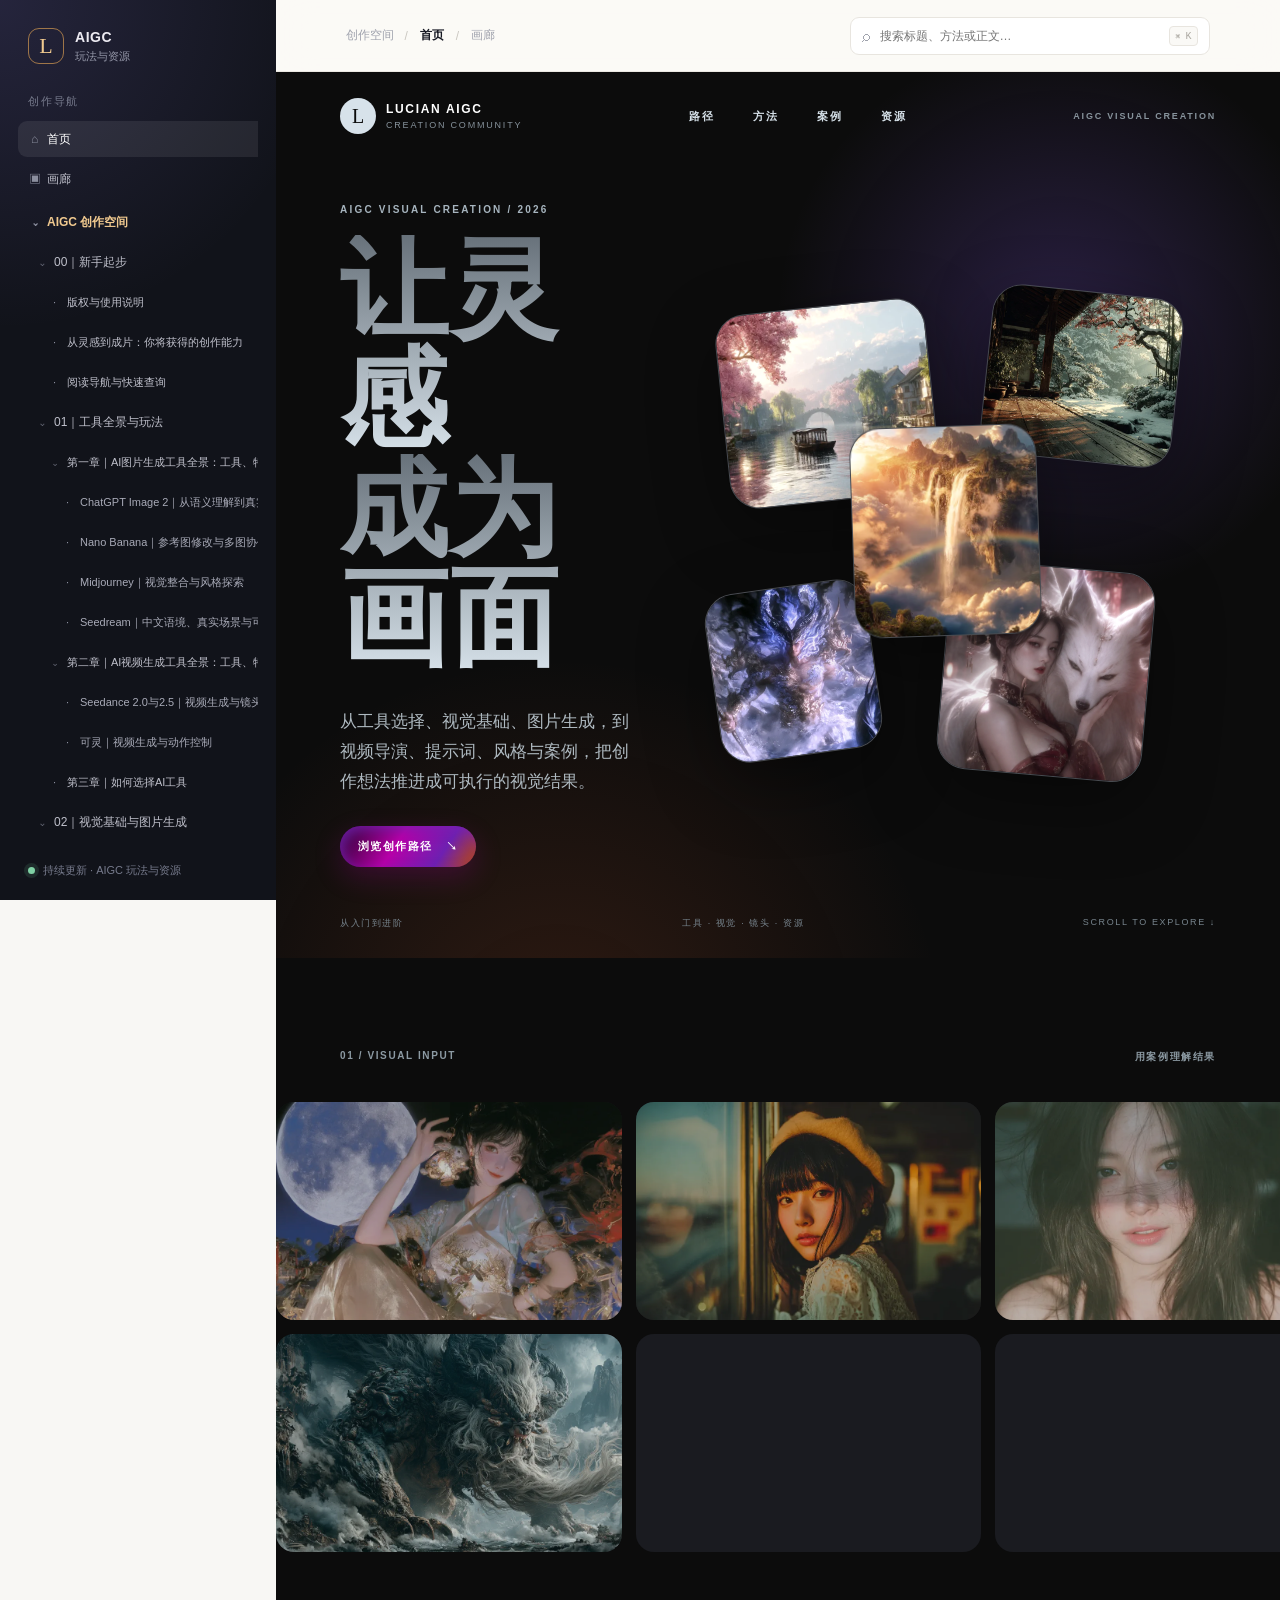
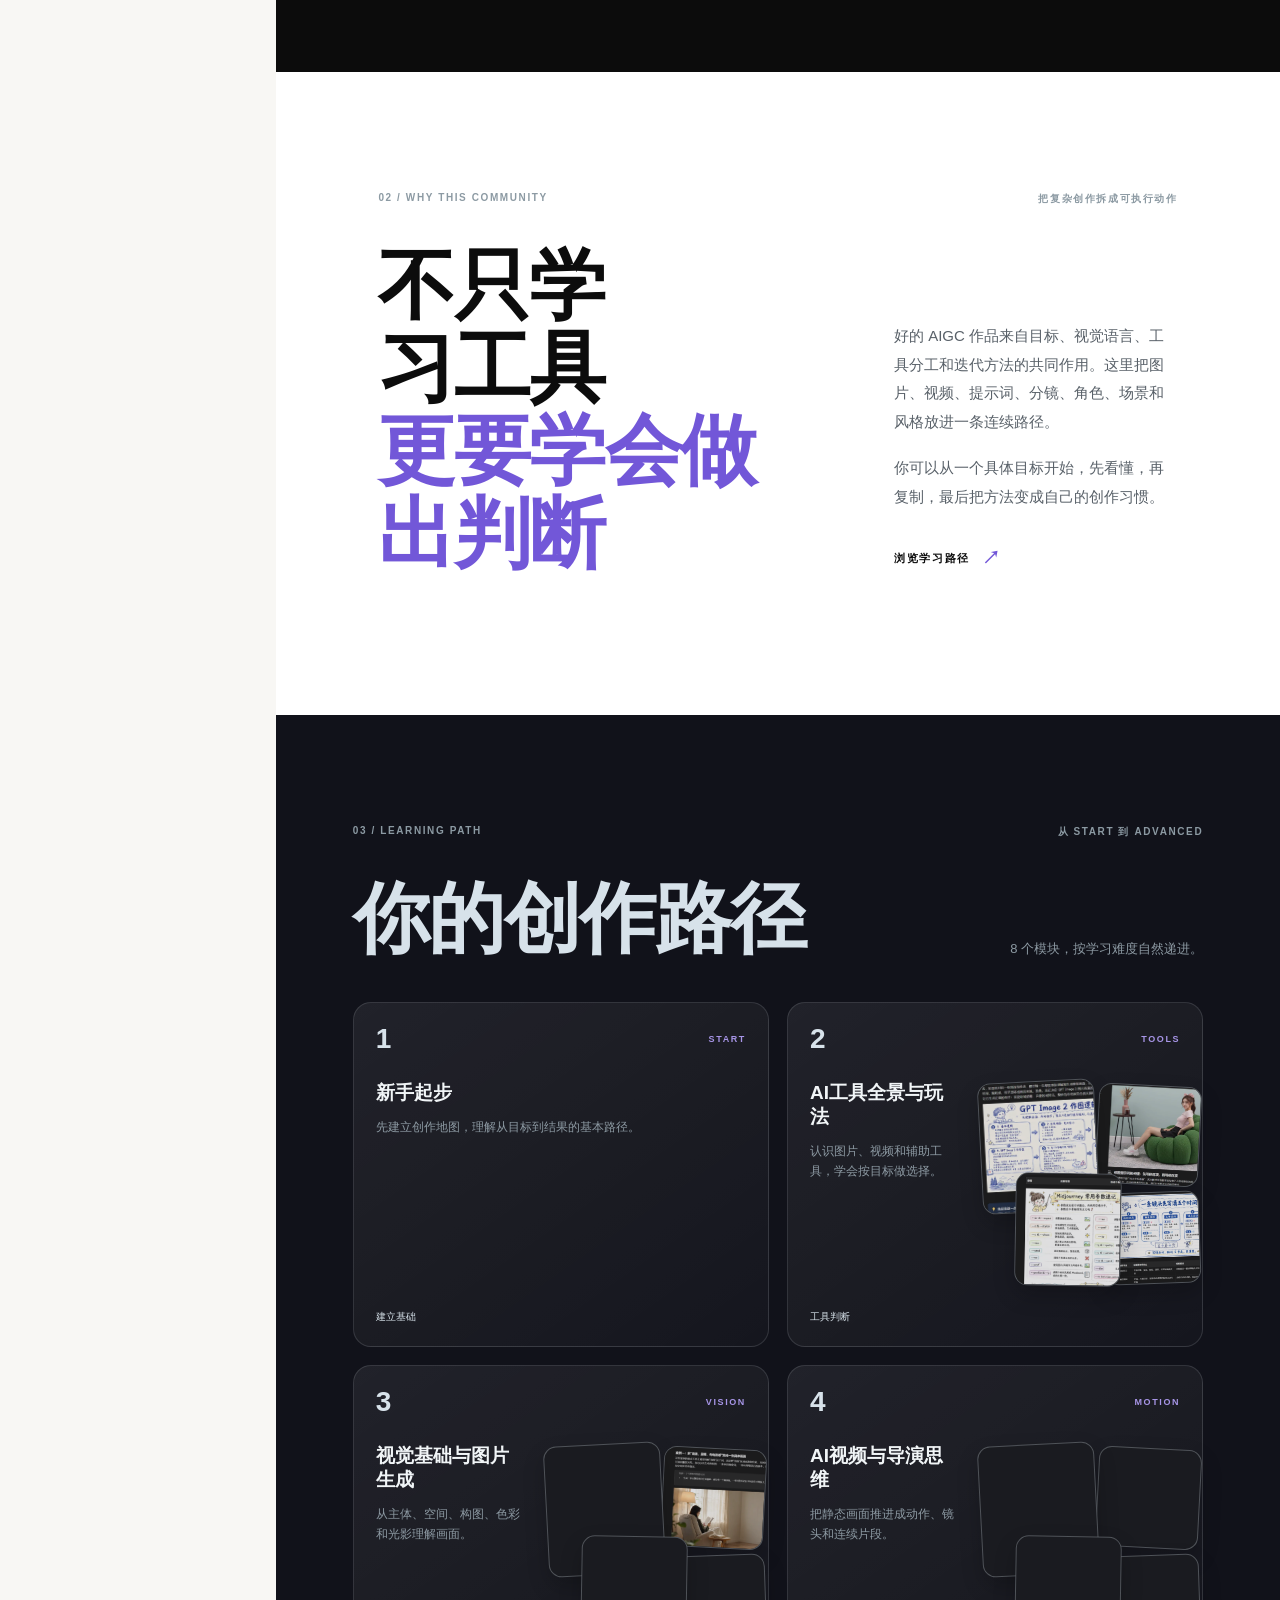
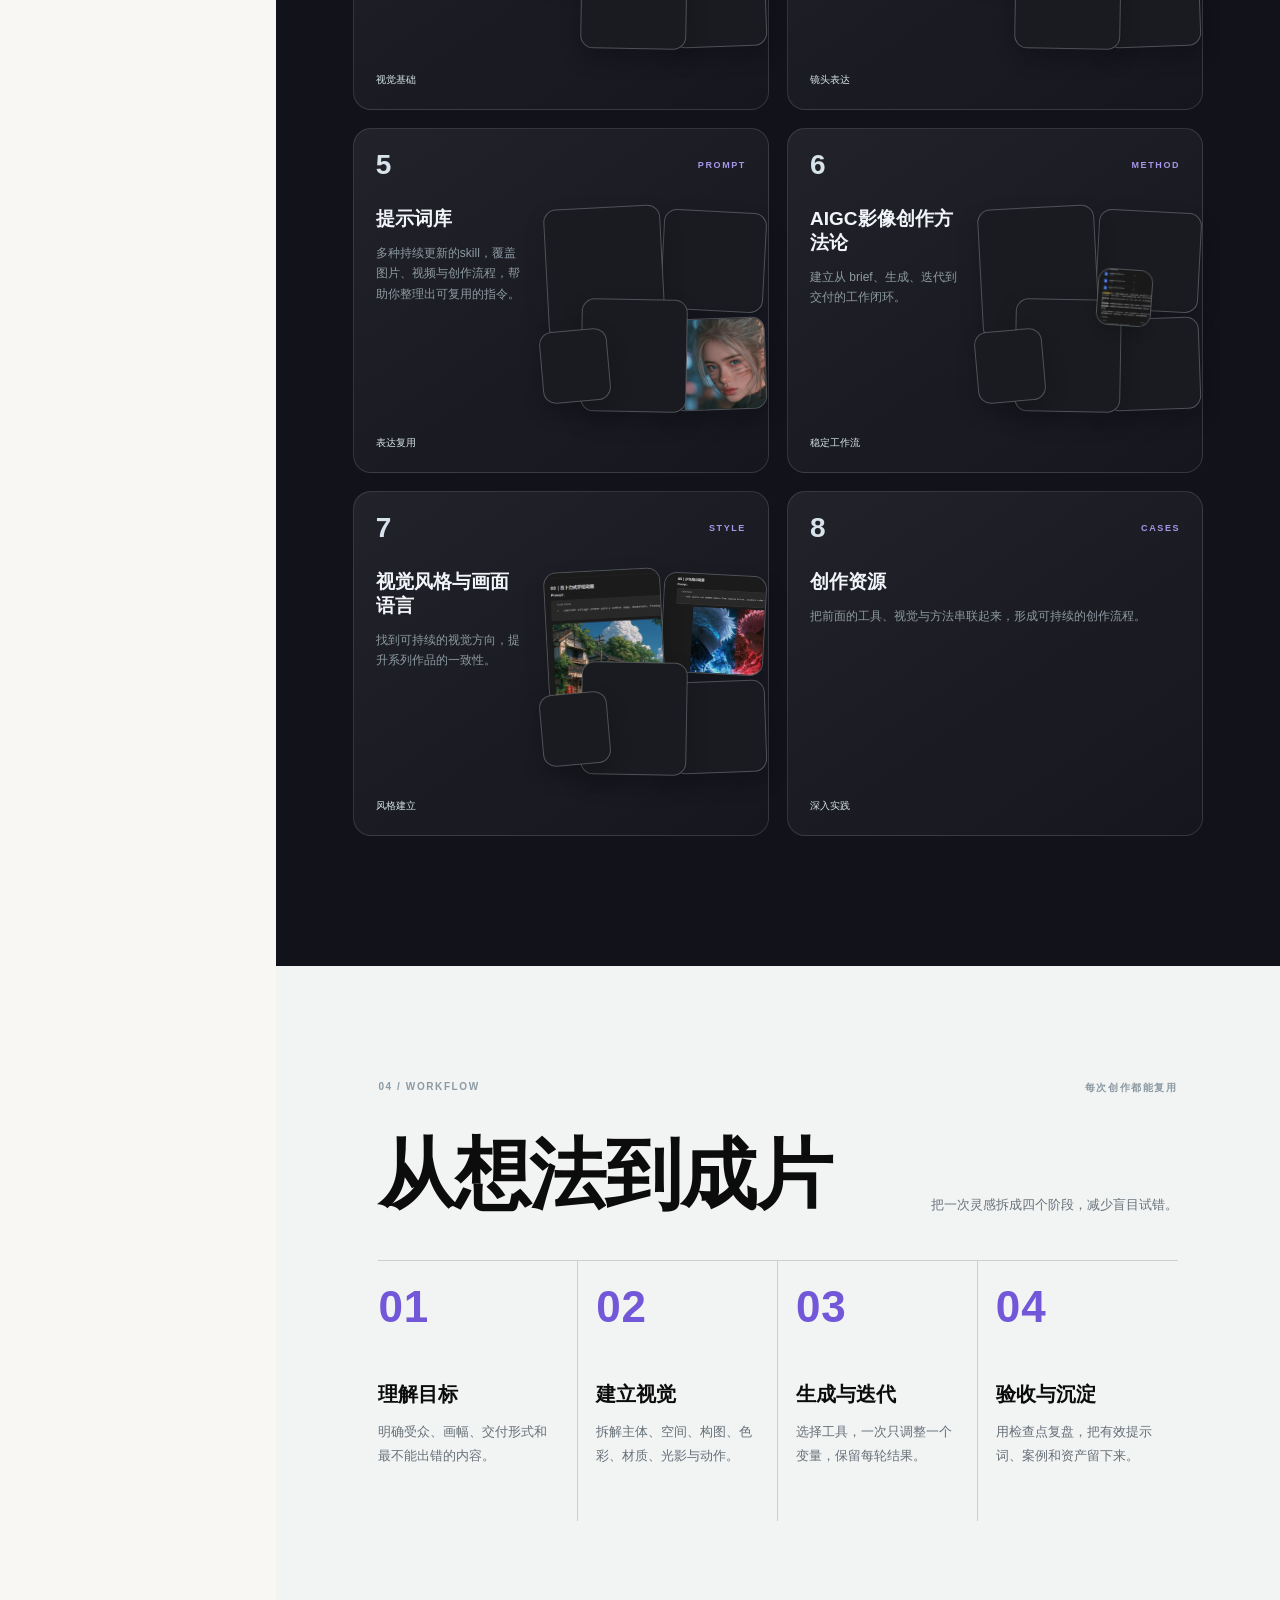
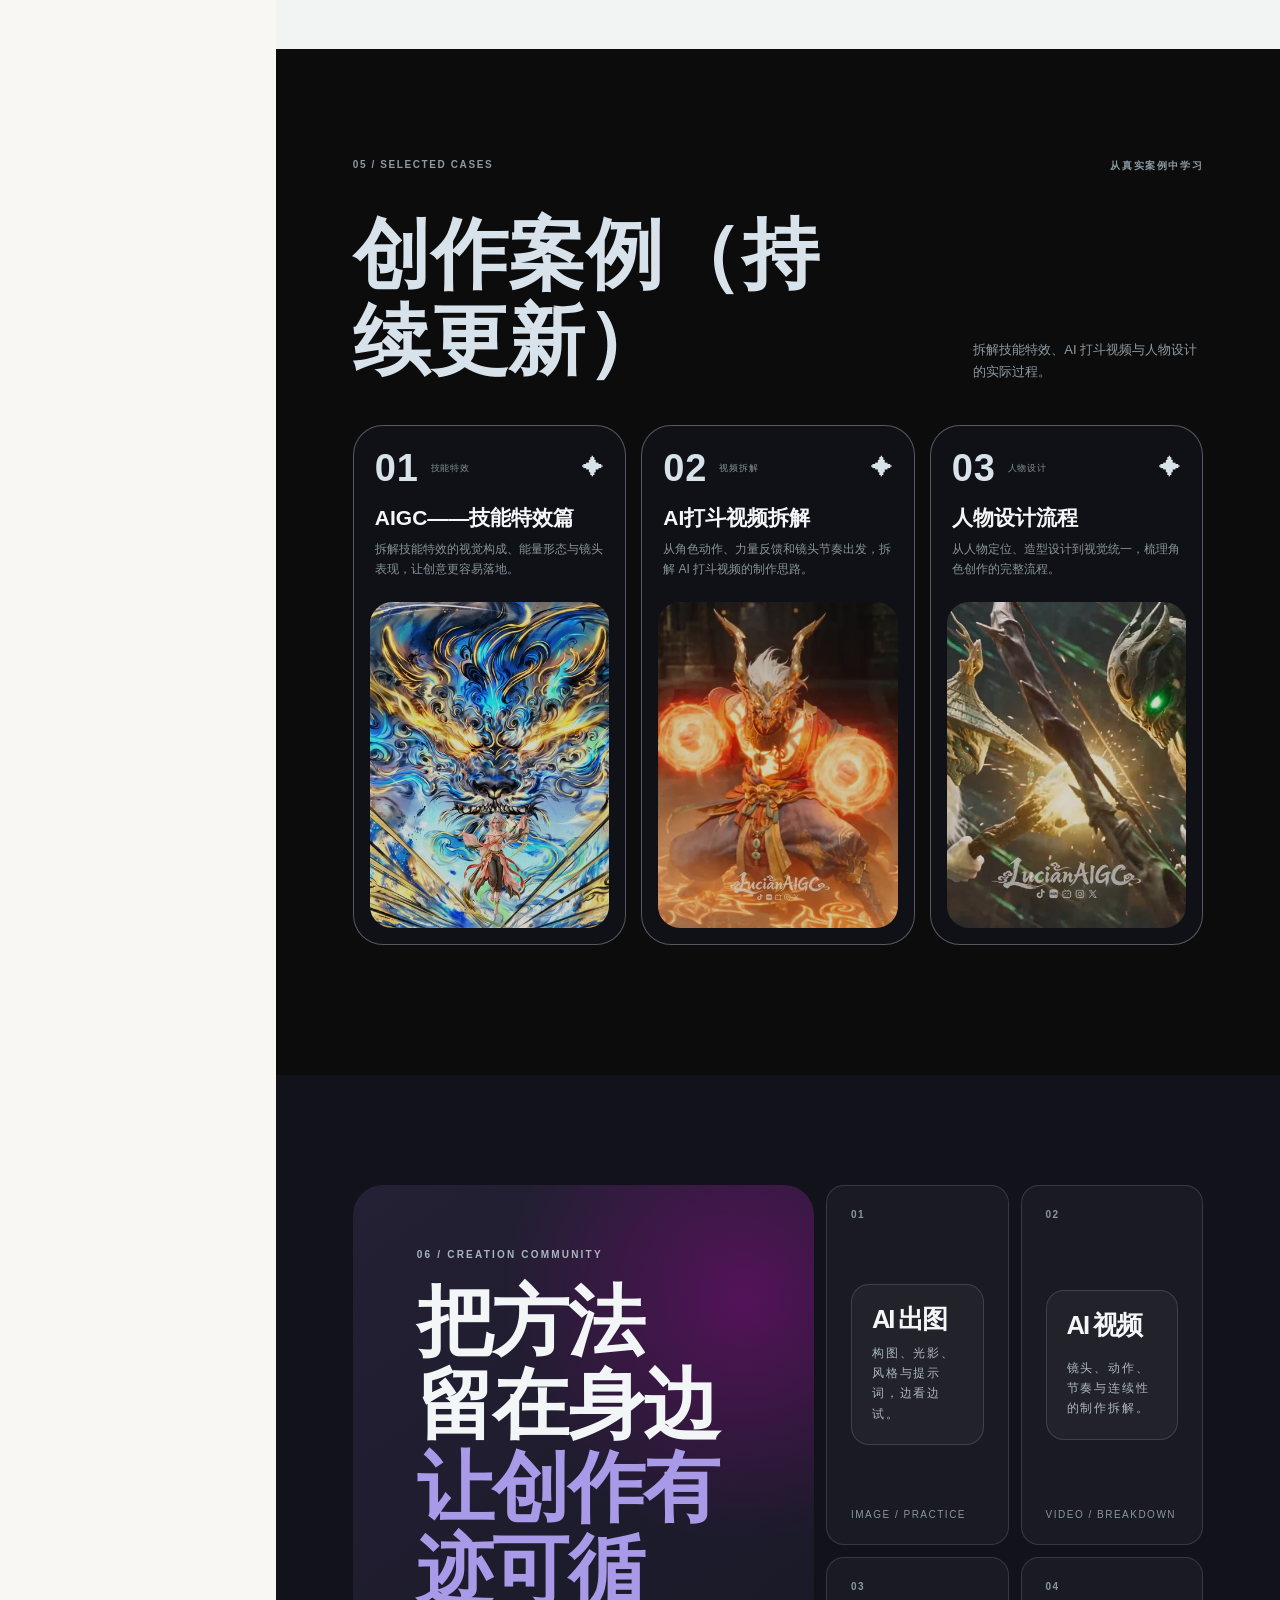
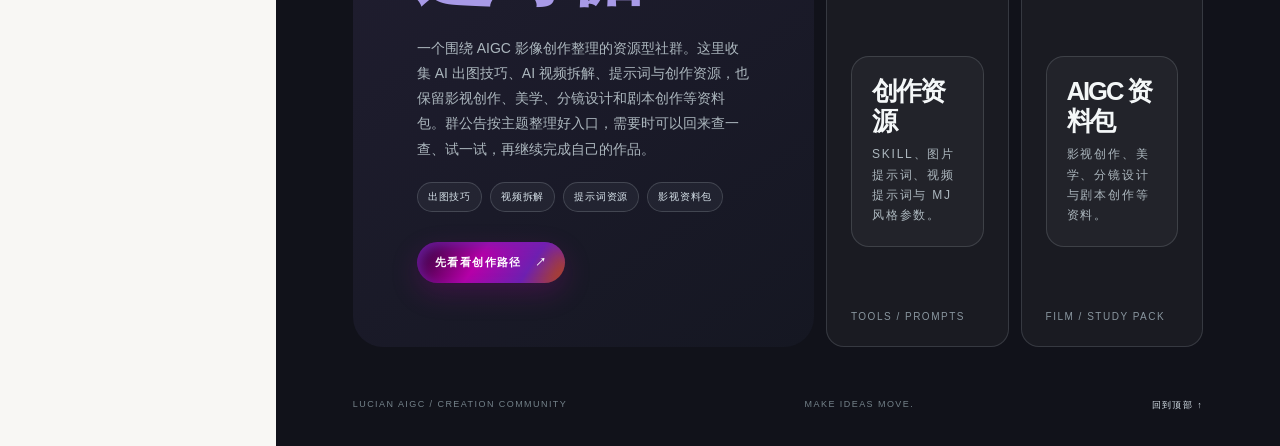
<file: index.html>
<!doctype html>
<html lang="zh-CN">
  <head>
    <meta charset="utf-8" />
    <meta name="viewport" content="width=device-width, initial-scale=1" />
    <meta name="theme-color" content="#11131a" />
    <title>AIGC 创作空间</title>
    <link rel="stylesheet" href="styles.css?v=20261127-gallery" />
    <link id="standalone-home-style" rel="stylesheet" href="home.css?v=20261127-gallery" disabled />
  </head>
  <body>
    <div class="app-shell">
      <aside class="sidebar">
        <a class="brand" href="#home" aria-label="返回首页">
          <span class="brand-mark">L</span>
          <span><strong>AIGC</strong><small>玩法与资源</small></span>
        </a>
        <div class="sidebar-label">创作导航</div>
        <nav id="side-nav" class="side-nav"></nav>
        <div class="sidebar-foot">
          <span class="status-dot"></span>
          <span>持续更新 · AIGC 玩法与资源</span>
        </div>
      </aside>

      <main class="main-content">
        <header class="topbar">
          <button id="menu-toggle" class="icon-button" aria-label="打开导航">☰</button>
          <nav class="crumbs" aria-label="页面导航"><span>创作空间</span><span class="crumb-separator">/</span><a class="crumb-link is-current" id="crumb-home" href="#home">首页</a><span class="crumb-separator">/</span><a class="crumb-link" id="crumb-gallery" href="#gallery">画廊</a><span class="crumb-extra" id="crumb-extra" hidden></span></nav>
          <label class="search-box" aria-label="搜索创作内容">
            <span>⌕</span>
            <input id="search-input" type="search" placeholder="搜索标题、方法或正文…" />
            <kbd>⌘ K</kbd>
          </label>
        </header>
        <div id="page" class="page"></div>
      </main>
    </div>
    <div id="toast" class="toast" role="status"></div>
    <div id="gallery-lightbox" class="gallery-lightbox" hidden>
      <div class="gallery-lightbox-backdrop" data-gallery-close="true"></div>
      <div class="gallery-lightbox-panel" role="dialog" aria-modal="true" aria-labelledby="gallery-dialog-title">
        <button type="button" class="gallery-lightbox-close" data-gallery-close="true" aria-label="关闭">×</button>
        <div class="gallery-lightbox-media"><img id="gallery-lb-image" alt="画廊作品" /></div>
        <div class="gallery-lightbox-meta">
          <p class="gallery-kicker" id="gallery-dialog-title">作品详情</p>
          <div class="gallery-field">
            <div class="gallery-field-head"><span>提示词</span><button type="button" class="gallery-copy" data-copy-field="prompt">复制</button></div>
            <pre id="gallery-lb-prompt"></pre>
          </div>
          <div class="gallery-field">
            <div class="gallery-field-head"><span>风格码</span><button type="button" class="gallery-copy" data-copy-field="style">复制</button></div>
            <pre id="gallery-lb-style"></pre>
          </div>
        </div>
      </div>
    </div>
    <script src="app.js?v=20261127-gallery"></script>
  </body>
</html>
</file>
<file: styles.css>
:root {
  --ink: #171923;
  --muted: #73798a;
  --line: #e8e5df;
  --paper: #f8f7f4;
  --card: #ffffff;
  --night: #11131a;
  --night-2: #1b1e28;
  --gold: #c8924f;
  --gold-soft: #f4eadc;
  --violet: #8074d8;
  --shadow: 0 18px 50px rgba(32, 27, 19, .08);
}
* { box-sizing: border-box; }
html { scroll-behavior: smooth; }
body { margin: 0; color: var(--ink); background: var(--paper); font-family: "Segoe UI", "PingFang SC", "Microsoft YaHei", sans-serif; }
a { color: inherit; text-decoration: none; }
button, input { font: inherit; }
.app-shell { min-height: 100vh; display: flex; }
.sidebar { position: fixed; inset: 0 auto 0 0; width: 276px; padding: 28px 18px 18px; color: #eceaf1; background: radial-gradient(circle at 0 0, rgba(128,116,216,.18), transparent 35%), var(--night); display: flex; flex-direction: column; z-index: 10; }
.brand { display: flex; align-items: center; gap: 11px; padding: 0 10px 30px; }
.brand-mark { display: grid; place-items: center; width: 36px; height: 36px; border: 1px solid rgba(212,155,82,.7); border-radius: 11px; color: #f0c98f; font-family: Georgia, serif; font-size: 22px; }
.brand strong { display: block; font-size: 14px; letter-spacing: .04em; }
.brand small { display: block; margin-top: 4px; color: #9699aa; font-size: 11px; }
.sidebar-label { margin: 0 10px 12px; color: #777b8d; font-size: 11px; letter-spacing: .16em; text-transform: uppercase; }
.side-nav { display: grid; gap: 4px; min-height: 0; overflow-y: auto; padding-right: 3px; scrollbar-width: thin; }
.side-link { display: flex; justify-content: space-between; align-items: center; gap: 8px; min-height: 36px; padding: 8px 10px; border-radius: 9px; color: #bfc0cb; font-size: 12px; line-height: 1.35; transition: .2s ease; }
.side-link:hover, .side-link.active { color: #fff; background: rgba(255,255,255,.08); }
.side-link .count { color: #777b8d; font-size: 11px; }
.side-title { display: flex; min-width: 0; align-items: center; gap: 6px; }
.side-title > span:last-child { overflow: hidden; text-overflow: ellipsis; white-space: nowrap; }
.tree-marker { width: 13px; flex: 0 0 13px; color: #8b8e9e; text-align: center; }
.side-link.depth-0 { margin-top: 3px; color: #f0c98f; font-weight: 600; }
.side-link.depth-1 { padding-left: 17px; }
.side-link.depth-2 { padding-left: 30px; font-size: 11px; }
.side-link.depth-3 { padding-left: 43px; color: #a8aab7; font-size: 11px; }
.side-link.depth-4, .side-link.depth-5, .side-link.depth-6 { padding-left: 56px; color: #999ca9; font-size: 11px; }
.sidebar-foot { display: flex; align-items: center; gap: 8px; margin-top: auto; padding: 14px 10px 4px; color: #777b8d; font-size: 11px; }
.status-dot { width: 7px; height: 7px; border-radius: 50%; background: #7fd0a4; box-shadow: 0 0 0 4px rgba(127,208,164,.12); }
.main-content { width: calc(100% - 276px); margin-left: 276px; }
.topbar { position: sticky; top: 0; z-index: 5; display: flex; align-items: center; gap: 20px; min-height: 72px; padding: 0 5.5vw; border-bottom: 1px solid rgba(232,229,223,.85); background: rgba(251,250,247,.9); backdrop-filter: blur(18px); }
.crumbs { display: flex; align-items: center; gap: 10px; color: #a0a3ad; font-size: 12px; white-space: nowrap; }
.crumb-link { color: #a0a3ad; text-decoration: none; font-weight: 500; border-radius: 6px; padding: 3px 2px; transition: color .2s ease, background .2s ease; }
.crumb-link:hover { color: var(--ink); }
.crumb-link.is-current { color: var(--ink); font-weight: 700; }
.crumb-separator { color: #cac7c0; }
.crumb-extra { color: var(--ink); font-weight: 600; }
.crumb-extra:not([hidden])::before { content: "/"; margin-right: 10px; color: #cac7c0; font-weight: 400; }
.search-box { display: flex; align-items: center; gap: 8px; width: min(360px, 42vw); height: 38px; margin-left: auto; padding: 0 11px; border: 1px solid var(--line); border-radius: 9px; color: #a0a3ad; background: #fff; }
.search-box input { min-width: 0; flex: 1; border: 0; outline: 0; color: var(--ink); background: transparent; font-size: 12px; }
.search-box kbd { padding: 3px 5px; border: 1px solid var(--line); border-radius: 4px; color: #aaa7a0; background: #faf9f6; font-size: 10px; }
.icon-button { display: none; border: 0; color: var(--ink); background: transparent; }
.page { max-width: 1240px; margin: 0 auto; padding: 54px 5.5vw 80px; }
.hero { position: relative; overflow: hidden; padding: clamp(34px, 6vw, 74px); border: 1px solid rgba(255,255,255,.08); border-radius: 28px; color: #fff; background: radial-gradient(circle at 78% 20%, rgba(128,116,216,.48), transparent 32%), radial-gradient(circle at 88% 100%, rgba(212,155,82,.4), transparent 32%), linear-gradient(125deg, #151722 0%, #252434 100%); box-shadow: 0 24px 70px rgba(20,18,32,.22); }
.hero::after { content: ""; position: absolute; right: -80px; bottom: -150px; width: 360px; height: 360px; border: 1px solid rgba(255,255,255,.12); border-radius: 50%; box-shadow: 0 0 0 44px rgba(255,255,255,.03), 0 0 0 88px rgba(255,255,255,.025); }
.eyebrow { position: relative; z-index: 1; margin: 0 0 18px; color: #e1b979; font-size: 11px; letter-spacing: .22em; text-transform: uppercase; }
.hero h1 { position: relative; z-index: 1; max-width: 720px; margin: 0; font-family: Georgia, "Songti SC", serif; font-size: clamp(34px, 5vw, 64px); font-weight: 500; line-height: 1.08; letter-spacing: -.04em; }
.hero p { position: relative; z-index: 1; max-width: 600px; margin: 22px 0 0; color: #c6c7d1; font-size: 15px; line-height: 1.9; }
.hero-meta { position: relative; z-index: 1; display: flex; flex-wrap: wrap; gap: 10px; margin-top: 31px; }
.hero-pill { padding: 7px 11px; border: 1px solid rgba(255,255,255,.15); border-radius: 999px; color: #d7d8e1; background: rgba(255,255,255,.06); font-size: 11px; }
.section-head { display: flex; align-items: end; justify-content: space-between; gap: 20px; margin: 54px 0 18px; }
.section-head h2 { margin: 0; font-family: Georgia, "Songti SC", serif; font-size: 28px; font-weight: 500; }
.section-head p { margin: 0; color: var(--muted); font-size: 12px; }
.stats { display: grid; grid-template-columns: repeat(4, 1fr); gap: 12px; margin-top: 26px; }
.stat { padding: 18px; border: 1px solid var(--line); border-radius: 14px; background: rgba(255,255,255,.55); }
.stat strong { display: block; font-size: 24px; font-weight: 600; }
.stat span { display: block; margin-top: 5px; color: var(--muted); font-size: 11px; }
.doc-grid { display: grid; grid-template-columns: repeat(2, minmax(0, 1fr)); gap: 16px; }
.doc-card { position: relative; display: flex; min-height: 202px; flex-direction: column; padding: 24px; border: 1px solid var(--line); border-radius: 18px; background: linear-gradient(145deg, #fff 0%, #fcfbf8 100%); box-shadow: 0 8px 24px rgba(31,25,17,.03); transition: transform .22s ease, box-shadow .22s ease, border-color .22s ease; }
.doc-card:hover { border-color: #dacbb7; box-shadow: var(--shadow); transform: translateY(-4px); }
.doc-card .card-top { display: flex; justify-content: space-between; align-items: center; gap: 14px; }
.tag { display: inline-flex; width: fit-content; max-width: 100%; padding: 5px 8px; border-radius: 5px; color: #9a6932; background: var(--gold-soft); font-size: 10px; letter-spacing: .04em; }
.stage-chip { display: inline-flex; align-items: center; padding: 5px 8px; border: 1px solid #e8e3dc; border-radius: 999px; color: #8b8b95; background: #fff; font-size: 9px; letter-spacing: .13em; }
.doc-card[data-stage="start"] { border-top: 3px solid #c8924f; }
.doc-card[data-stage="foundation"] { border-top: 3px solid #9d8edb; }
.doc-card[data-stage="build"] { border-top: 3px solid #6c9c9a; }
.doc-card[data-stage="advanced"] { border-top: 3px solid #b77666; }
.card-index { color: #d5d2cc; font-family: Georgia, serif; font-size: 28px; }
.doc-card h3 { margin: 24px 0 10px; font-family: Georgia, "Songti SC", serif; font-size: 22px; font-weight: 500; line-height: 1.25; }
.doc-card p { margin: 0; color: var(--muted); font-size: 13px; line-height: 1.8; }
.card-foot { display: flex; flex-wrap: wrap; gap: 8px 12px; margin-top: auto; padding-top: 24px; color: #a4a09a; font-size: 11px; }
.card-foot span { display: inline-flex; align-items: center; gap: 4px; }
.article-head { padding: 12px 0 34px; border-bottom: 1px solid var(--line); }
.back-link { display: inline-flex; align-items: center; gap: 6px; margin-bottom: 24px; color: #9b7043; font-size: 12px; }
.article-path { margin: 0 0 14px; color: #a4a09a; font-size: 11px; line-height: 1.7; }
.article-head h1 { max-width: 920px; margin: 0; font-family: Georgia, "Songti SC", serif; font-size: clamp(32px, 4vw, 52px); font-weight: 500; line-height: 1.12; letter-spacing: -.03em; }
.article-deck { max-width: 750px; margin: 17px 0 0; color: var(--muted); font-size: 14px; line-height: 1.8; }
.article-stats { display: flex; flex-wrap: wrap; gap: 8px; margin-top: 22px; }
.article-stat { padding: 6px 9px; border: 1px solid var(--line); border-radius: 5px; color: #77736d; font-size: 11px; background: #fff; }
.article-body { max-width: 900px; padding-top: 34px; }
.article-body h1, .article-body h2, .article-body h3, .article-body h4 { margin: 42px 0 14px; font-family: Georgia, "Songti SC", serif; font-weight: 500; line-height: 1.3; }
.article-body h1 { padding-bottom: 10px; border-bottom: 1px solid var(--line); font-size: 30px; }
.article-body h2 { color: #544a3d; font-size: 24px; }
.article-body h3 { color: #7d684c; font-size: 18px; }
.article-body p, .article-body li { color: #40434e; font-size: 15px; line-height: 2; }
.article-body p { margin: 0 0 17px; }
.article-body ul, .article-body ol { margin: 0 0 20px; padding-left: 24px; }
.article-body li { padding-left: 5px; }
.article-body strong { color: #262935; font-weight: 700; }
.article-body code { padding: 2px 5px; border-radius: 4px; color: #704d25; background: #f5eee5; font-family: Consolas, monospace; font-size: .9em; }
.article-body pre { overflow-x: auto; margin: 24px 0; padding: 18px 20px; border-radius: 10px; color: #e9e7ef; background: #1c1e27; box-shadow: 0 12px 30px rgba(21, 19, 28, .12); }
.article-body pre code { padding: 0; color: inherit; background: transparent; font-size: 13px; line-height: 1.7; }
.article-body blockquote { margin: 24px 0; padding: 17px 21px; border-left: 3px solid var(--gold); border-radius: 0 10px 10px 0; color: #60584f; background: #fbf3e8; }
.article-body .loose-table td { background: #fffdf9; }
.chapter-map { max-width: 980px; margin: 38px 0 52px; padding: 25px; border: 1px solid #e7dfd2; border-radius: 18px; background: linear-gradient(135deg, #fffdf9 0%, #f7f1e8 100%); box-shadow: 0 12px 32px rgba(44, 33, 18, .05); }
.chapter-map-head { display: flex; align-items: flex-start; justify-content: space-between; gap: 20px; }
.chapter-kicker { margin: 0 0 7px; color: #a47643; font-size: 10px; font-weight: 700; letter-spacing: .18em; }
.chapter-map h2, .chapter-content-head h2 { margin: 0; color: #423a31; font-family: Georgia, "Songti SC", serif; font-size: 24px; font-weight: 500; }
.chapter-map-head p:last-child, .chapter-content-head > p:last-child { margin: 8px 0 0; color: #827b71; font-size: 12px; line-height: 1.7; }
.chapter-map-count { flex: 0 0 auto; padding: 7px 10px; border: 1px solid #e4d6c4; border-radius: 999px; color: #9a6932; background: #fffaf2; font-size: 11px; }
.chapter-map-grid { display: grid; grid-template-columns: repeat(2, minmax(0, 1fr)); gap: 10px; margin-top: 21px; }
.chapter-link { display: grid; grid-template-columns: 30px minmax(0, 1fr) auto; align-items: start; gap: 12px; padding: 14px 15px; border: 1px solid rgba(220, 211, 198, .9); border-radius: 12px; background: rgba(255, 255, 255, .78); transition: transform .2s ease, border-color .2s ease, box-shadow .2s ease; }
.chapter-link:hover { border-color: #cdaa7d; box-shadow: 0 9px 20px rgba(75, 53, 25, .08); transform: translateY(-2px); }
.chapter-number { color: #b48a5b; font-family: Georgia, serif; font-size: 16px; line-height: 1.3; }
.chapter-link-copy { min-width: 0; }
.chapter-link-copy strong { display: block; overflow: hidden; color: #38342f; font-size: 13px; font-weight: 600; line-height: 1.5; text-overflow: ellipsis; white-space: nowrap; }
.chapter-link-copy small { display: -webkit-box; overflow: hidden; margin-top: 4px; color: #8b857c; font-size: 11px; line-height: 1.55; -webkit-box-orient: vertical; -webkit-line-clamp: 2; }
.chapter-link-arrow { color: #b38b5d; font-size: 14px; }
.chapter-content { max-width: 1040px; margin-top: 56px; padding-top: 15px; border-top: 1px solid var(--line); }
.chapter-content-head { margin-bottom: 22px; }
.embedded-doc { scroll-margin-top: 96px; margin: 28px 0 54px; padding: 27px 30px 32px; border: 1px solid #e7e1d7; border-radius: 18px; background: rgba(255, 255, 255, .68); box-shadow: 0 12px 34px rgba(38, 29, 19, .045); }
.embedded-level-2 { margin-left: 24px; border-left: 3px solid #e2c49c; background: rgba(255, 255, 255, .86); }
.embedded-level-3 { margin-left: 48px; border-left: 3px solid #cfc7e8; background: rgba(255, 255, 255, .96); }
.embedded-head { display: flex; align-items: flex-start; justify-content: space-between; gap: 18px; padding-bottom: 18px; border-bottom: 1px solid #eee9e1; }
.embedded-head h2 { max-width: 760px; margin: 12px 0 0; color: #3d3a36; font-family: Georgia, "Songti SC", serif; font-size: clamp(23px, 3vw, 32px); font-weight: 500; line-height: 1.25; }
.embedded-head p { max-width: 700px; margin: 10px 0 0; color: #7d7a75; font-size: 13px; line-height: 1.75; }
.embedded-meta { display: flex; flex: 0 0 auto; flex-wrap: wrap; justify-content: flex-end; gap: 7px; max-width: 160px; }
.embedded-meta span { padding: 5px 8px; border: 1px solid var(--line); border-radius: 5px; color: #8e887f; background: #fff; font-size: 10px; white-space: nowrap; }
.embedded-body { max-width: none; padding-top: 19px; }
.embedded-body > h1:first-child { margin-top: 0; }
.embedded-children { margin-top: 27px; }
.embedded-children > .chapter-map { margin: 0 0 30px; padding: 20px; }
.embedded-children > .chapter-map .chapter-map-head p:last-child { display: none; }
.embedded-children > .chapter-map h2 { font-size: 20px; }
.skill-manager { max-width: 980px; margin: 32px 0 30px; padding: 24px 25px 20px; border: 1px solid #e4d8c7; border-radius: 18px; background: linear-gradient(135deg, #fffdf9 0%, #f8f0e5 100%); box-shadow: 0 12px 32px rgba(44, 33, 18, .05); }
.skill-manager-head { display: flex; align-items: flex-start; justify-content: space-between; gap: 20px; }
.skill-manager h2 { margin: 0; color: #423a31; font-family: Georgia, "Songti SC", serif; font-size: 24px; font-weight: 500; }
.skill-manager-head p:last-child { max-width: 650px; margin: 8px 0 0; color: #827b71; font-size: 12px; line-height: 1.7; }
.upload-zip-button { display: inline-flex; flex: 0 0 auto; align-items: center; gap: 6px; padding: 10px 14px; border: 1px solid #b99364; border-radius: 9px; color: #fff; background: #8f6a41; cursor: pointer; font-size: 12px; font-weight: 600; box-shadow: 0 7px 16px rgba(112, 78, 35, .14); transition: transform .2s ease, background .2s ease; }
.upload-zip-button:hover { background: #765433; transform: translateY(-1px); }
.upload-zip-button input { display: none; }
.skill-manager-note { display: flex; align-items: center; flex-wrap: wrap; gap: 7px; margin-top: 17px; padding-top: 14px; border-top: 1px solid rgba(216, 201, 180, .8); }
.skill-manager-note > span { padding: 4px 7px; border-radius: 4px; color: #927047; background: rgba(255,255,255,.65); font-size: 10px; }
.skill-manager-note button { margin-left: auto; padding: 5px 8px; border: 0; color: #9b7954; background: transparent; cursor: pointer; font-size: 11px; }
.skill-manager-note button:hover { color: #62472d; text-decoration: underline; }
.local-zip-list { display: grid; gap: 10px; margin-top: 16px; }
.archive-card { display: flex; align-items: center; gap: 14px; margin: 18px 0; padding: 14px 16px; border: 1px solid #e6ded3; border-radius: 12px; background: linear-gradient(115deg, #fffdf9, #faf7f1); box-shadow: 0 8px 22px rgba(34, 27, 17, .045); }
.archive-icon { display: grid; flex: 0 0 auto; place-items: center; width: 48px; height: 48px; border-radius: 11px; color: #fff; background: linear-gradient(145deg, #b27b43, #765033); font-family: Consolas, monospace; font-size: 12px; font-weight: 700; letter-spacing: .04em; box-shadow: inset 0 0 0 1px rgba(255,255,255,.2); }
.archive-copy { min-width: 0; flex: 1; }
.archive-copy h3 { overflow: hidden; margin: 0; color: #3f3932; font-family: "Segoe UI", "PingFang SC", "Microsoft YaHei", sans-serif; font-size: 14px; font-weight: 600; line-height: 1.5; text-overflow: ellipsis; white-space: nowrap; }
.archive-copy p { margin: 5px 0 0; color: #928a80; font-size: 11px; line-height: 1.5; }
.archive-actions { display: flex; flex: 0 0 auto; align-items: center; gap: 7px; }
.archive-download, .archive-remove { display: inline-flex; align-items: center; justify-content: center; padding: 7px 10px; border-radius: 6px; cursor: pointer; font-size: 11px; line-height: 1; }
.archive-download { border: 1px solid #c9a879; color: #7c582f; background: #fffaf2; }
.archive-download:hover { border-color: #9a6c39; background: #f8eddc; }
.archive-download:disabled { cursor: not-allowed; opacity: .55; }
.archive-remove { border: 1px solid #ead7d0; color: #a26f61; background: #fff; }
.archive-remove:hover { border-color: #cb9c8e; color: #8a4e41; background: #fff7f4; }
.archive-empty { padding: 16px; border: 1px dashed #d9cbb9; border-radius: 10px; color: #91877b; background: rgba(255,255,255,.46); font-size: 12px; line-height: 1.7; }
.article-body .archive-card { max-width: 820px; }
.article-body .archive-card + .archive-card { margin-top: 10px; }
.table-wrap { overflow-x: auto; margin: 24px 0; border: 1px solid var(--line); border-radius: 10px; background: #fff; }
.article-body table { width: 100%; min-width: 560px; border-collapse: collapse; font-size: 13px; }
.article-body th, .article-body td { padding: 11px 13px; border-bottom: 1px solid var(--line); color: #4a4b55; text-align: left; vertical-align: top; line-height: 1.7; }
.article-body th { color: #514536; background: #fbf6ee; font-weight: 600; }
.article-body tr:last-child td { border-bottom: 0; }
.callout { margin: 24px 0; padding: 20px 22px; border: 1px solid #e8dccb; border-radius: 12px; background: #fffaf3; }
.callout-label { margin-bottom: 10px; color: #9a6932; font-size: 18px; }
.callout p:last-child { margin-bottom: 0; }
.media-grid { display: grid; grid-template-columns: repeat(2, minmax(0, 1fr)); gap: 12px; margin: 22px 0; }
.media-card { overflow: hidden; margin: 24px 0; border: 1px solid var(--line); border-radius: 12px; background: #fff; box-shadow: 0 8px 24px rgba(31,25,17,.05); }
.media-card img { display: block; width: 100%; max-height: 620px; object-fit: contain; background: #f4f1eb; }
.media-card video { display: block; width: 100%; max-height: 620px; background: #0e1016; }
.media-missing { display: grid; min-height: 120px; place-items: center; padding: 24px; color: #8d887f; background: #f4f1eb; font-size: 12px; }
.media-caption { padding: 10px 13px; color: #85817a; font-size: 11px; }
.media-grid .media-card { margin: 0; }
.empty { padding: 50px 20px; border: 1px dashed #d8d2c9; border-radius: 14px; color: var(--muted); text-align: center; }
.toast { position: fixed; right: 22px; bottom: 22px; z-index: 20; padding: 11px 14px; border-radius: 8px; color: #fff; background: var(--night); box-shadow: var(--shadow); opacity: 0; pointer-events: none; transform: translateY(8px); transition: .2s ease; font-size: 12px; }
.toast.show { opacity: 1; transform: translateY(0); }
@media (max-width: 900px) {
  .sidebar { width: 220px; }
  .main-content { width: calc(100% - 220px); margin-left: 220px; }
  .stats { grid-template-columns: repeat(2, 1fr); }
}
@media (max-width: 680px) {
  .sidebar { left: -260px; width: 260px; transition: left .2s ease; }
  .sidebar.open { left: 0; box-shadow: 20px 0 50px rgba(0,0,0,.18); }
  .main-content { width: 100%; margin-left: 0; }
  .topbar { gap: 10px; padding: 0 18px; }
  .icon-button { display: block; font-size: 18px; }
  .crumbs { overflow: hidden; }
  .search-box { width: 40px; margin-left: auto; padding: 0 11px; }
  .search-box input, .search-box kbd { display: none; }
  .page { padding: 28px 18px 60px; }
  .hero { padding: 31px 24px 35px; border-radius: 20px; }
  .hero h1 { font-size: 40px; }
  .section-head { display: block; margin-top: 38px; }
  .section-head p { margin-top: 8px; }
  .doc-grid { grid-template-columns: 1fr; }
  .media-grid { grid-template-columns: 1fr; }
  .chapter-map-grid { grid-template-columns: 1fr; }
  .chapter-map { padding: 20px; }
  .chapter-map-head { display: block; }
  .chapter-map-count { display: inline-block; margin-top: 12px; }
  .embedded-doc { padding: 22px 18px 25px; }
  .embedded-level-2, .embedded-level-3 { margin-left: 0; }
  .embedded-head { display: block; }
  .embedded-meta { justify-content: flex-start; max-width: none; margin-top: 13px; }
  .skill-manager { padding: 20px; }
  .skill-manager-head { display: block; }
  .upload-zip-button { margin-top: 16px; }
  .skill-manager-note button { margin-left: 0; }
  .archive-card { align-items: flex-start; flex-wrap: wrap; }
  .archive-copy { min-width: calc(100% - 64px); }
  .archive-actions { width: 100%; padding-left: 62px; }
  .article-body p, .article-body li { font-size: 14px; }
}

/* Landing page inspired by the supplied dark creator portfolio brief. */
.landing-home { overflow: hidden; margin: -54px -5.5vw -80px; color: #d7e2ea; background: #0c0c0c; font-family: "Arial Narrow", "Segoe UI", "PingFang SC", "Microsoft YaHei", sans-serif; }
.landing-home a { color: inherit; }
.landing-hero, .home-marquee-section, .home-intro-section, .home-path-section, .home-method-section, .home-cases-section, .home-resources-section { scroll-margin-top: 86px; }
.landing-hero { min-height: min(900px, calc(100vh - 72px)); padding: 26px clamp(24px, 5vw, 86px) 28px; background: radial-gradient(circle at 78% 28%, rgba(145, 99, 255, .22), transparent 28%), radial-gradient(circle at 28% 110%, rgba(209, 93, 45, .18), transparent 32%), #0c0c0c; }
.landing-nav { display: flex; align-items: center; justify-content: space-between; gap: 24px; max-width: 1440px; margin: 0 auto; }
.landing-logo { display: inline-flex; align-items: center; gap: 10px; }
.landing-logo-mark { display: grid; width: 36px; height: 36px; place-items: center; border: 1px solid rgba(215, 226, 234, .45); border-radius: 50%; color: #0c0c0c; background: #d7e2ea; font-family: Georgia, serif; font-size: 20px; }
.landing-logo strong, .landing-logo small { display: block; }
.landing-logo strong { color: #fff; font-size: 12px; letter-spacing: .14em; }
.landing-logo small { margin-top: 4px; color: #87939c; font-size: 9px; letter-spacing: .2em; }
.landing-links { display: flex; align-items: center; gap: clamp(16px, 3vw, 44px); margin-left: auto; }
.landing-links a, .landing-search { color: #d7e2ea; font-size: 11px; font-weight: 600; letter-spacing: .16em; text-transform: uppercase; transition: opacity .2s ease, transform .2s ease; }
.landing-links a:hover, .landing-search:hover { opacity: .62; transform: translateY(-1px); }
.landing-search { display: inline-flex; align-items: center; gap: 6px; padding: 8px 10px; border: 1px solid rgba(215, 226, 234, .22); border-radius: 999px; }
.landing-hero-grid { display: grid; grid-template-columns: minmax(0, .9fr) minmax(480px, 1.1fr); align-items: center; gap: clamp(24px, 5vw, 90px); max-width: 1440px; min-height: 650px; margin: 0 auto; padding: 70px 0 38px; }
.landing-kicker { margin: 0 0 20px; color: #a7b5bf; font-size: 10px; font-weight: 700; letter-spacing: .22em; text-transform: uppercase; }
.landing-hero-copy h1 { max-width: 720px; margin: 0; color: #c4d1d9; font-size: clamp(64px, 10.6vw, 178px); font-weight: 900; letter-spacing: -.09em; line-height: .82; text-transform: uppercase; }
.landing-hero-copy h1 span { display: block; background: linear-gradient(180deg, #67717a 0%, #d7e2ea 100%); -webkit-background-clip: text; background-clip: text; -webkit-text-fill-color: transparent; }
.landing-hero-deck { max-width: 470px; margin: 32px 0 0; color: #aeb9c0; font-size: clamp(14px, 1.35vw, 18px); font-weight: 300; line-height: 1.75; }
.landing-actions { display: flex; flex-wrap: wrap; align-items: center; gap: 12px; margin-top: 30px; }
.landing-primary, .landing-secondary { display: inline-flex; align-items: center; gap: 13px; padding: 13px 18px; border-radius: 999px; font-size: 11px; font-weight: 700; letter-spacing: .13em; text-transform: uppercase; transition: transform .2s ease, opacity .2s ease, background .2s ease; }
.landing-primary { color: #fff !important; background: linear-gradient(123deg, #220226, #b600a8 42%, #6e20b1 74%, #be4c00); box-shadow: 0 10px 28px rgba(182, 0, 168, .22), inset 4px 4px 12px rgba(119, 33, 177, .8); }
.landing-secondary { border: 1px solid rgba(215, 226, 234, .36); color: #d7e2ea !important; background: rgba(215, 226, 234, .04); }
.landing-primary:hover, .landing-secondary:hover { opacity: .86; transform: translateY(-2px); }
.hero-collage { position: relative; min-height: 500px; }
.hero-collage-card { position: absolute; overflow: hidden; border: 1px solid rgba(215, 226, 234, .24); border-radius: 30px; background: #1a1b20; box-shadow: 0 24px 70px rgba(0, 0, 0, .38); }
.hero-collage-card img { display: block; width: 100%; height: 100%; object-fit: cover; filter: saturate(.82) contrast(1.05); transition: transform .5s ease, filter .5s ease; }
.hero-collage-card:hover img { filter: saturate(1.05) contrast(1.05); transform: scale(1.05); }
.hero-collage-1 { top: 5%; left: 7%; z-index: 2; width: 50%; height: 49%; transform: rotate(-7deg); }
.hero-collage-2 { top: 1%; right: 4%; z-index: 1; width: 43%; height: 40%; transform: rotate(7deg); }
.hero-collage-3 { right: 12%; bottom: 3%; z-index: 3; width: 48%; height: 49%; transform: rotate(5deg); }
.hero-collage-4 { bottom: 4%; left: 3%; z-index: 2; width: 39%; height: 37%; transform: rotate(-9deg); }
.hero-collage-note { position: absolute; right: 12%; bottom: 0; z-index: 5; display: flex; align-items: baseline; gap: 7px; padding: 12px 14px; border: 1px solid rgba(215, 226, 234, .28); border-radius: 12px; color: #d7e2ea; background: rgba(12, 12, 12, .82); backdrop-filter: blur(12px); font-size: 10px; letter-spacing: .08em; }
.hero-collage-note strong { color: #fff; font-size: 20px; letter-spacing: -.04em; }
.hero-collage-note i { width: 1px; height: 16px; margin: 0 6px; background: rgba(215, 226, 234, .34); }
.landing-hero-foot { display: flex; justify-content: space-between; gap: 20px; max-width: 1440px; margin: 0 auto; padding-top: 12px; color: #77848d; font-size: 9px; letter-spacing: .18em; text-transform: uppercase; }
.home-section-label { display: flex; justify-content: space-between; gap: 24px; margin-bottom: 38px; color: #8c9aa3; font-size: 10px; font-weight: 700; letter-spacing: .16em; text-transform: uppercase; }
.home-marquee-section { padding: 92px 0 120px; background: #0c0c0c; }
.home-marquee-section > .home-section-label { padding: 0 clamp(24px, 5vw, 86px); }
.home-marquee-row { width: 100%; overflow: hidden; }
.home-marquee-row + .home-marquee-row { margin-top: 14px; }
.home-marquee-track { display: flex; width: max-content; gap: 14px; will-change: transform; }
.home-marquee-row.marquee-right .home-marquee-track { animation: home-marquee-right 50s linear infinite; }
.home-marquee-row.marquee-left .home-marquee-track { animation: home-marquee-left 56s linear infinite; }
.home-marquee-row:hover .home-marquee-track { animation-play-state: paused; }
.home-marquee-tile { width: clamp(230px, 27vw, 420px); height: clamp(150px, 17vw, 270px); overflow: hidden; border-radius: 18px; background: #1a1b20; }
.home-marquee-tile img { display: block; width: 100%; height: 100%; object-fit: cover; opacity: .78; transition: opacity .25s ease, transform .5s ease; }
.home-marquee-tile:hover img { opacity: 1; transform: scale(1.04); }
@keyframes home-marquee-right { from { transform: translateX(-22%); } to { transform: translateX(0); } }
@keyframes home-marquee-left { from { transform: translateX(0); } to { transform: translateX(-22%); } }
.home-intro-section { padding: 120px clamp(24px, 8vw, 150px) 140px; color: #0c0c0c; background: #fff; }
.home-intro-section .home-section-label, .home-path-section .home-section-label, .home-method-section .home-section-label, .home-cases-section .home-section-label, .home-resources-section .home-section-label { max-width: 1320px; margin-right: auto; margin-left: auto; }
.home-intro-grid { display: grid; grid-template-columns: minmax(0, 1.1fr) minmax(280px, .7fr); align-items: end; gap: 70px; max-width: 1120px; margin: 0 auto; }
.home-intro-grid h2, .home-section-heading h2, .method-heading h2, .resource-hero h2 { margin: 0; font-size: clamp(42px, 7vw, 104px); font-weight: 900; letter-spacing: -.07em; line-height: .92; text-transform: uppercase; }
.home-intro-grid h2 em { color: #7257d8; font-style: normal; }
.home-intro-copy { max-width: 420px; color: #596169; font-size: 15px; line-height: 1.9; }
.home-intro-copy p { margin: 0 0 18px; }
.text-link { display: inline-flex; align-items: center; gap: 12px; margin-top: 12px; color: #0c0c0c !important; font-size: 11px; font-weight: 800; letter-spacing: .15em; text-transform: uppercase; }
.text-link span { color: #7257d8; font-size: 18px; }
.home-path-section { padding: 110px clamp(24px, 6vw, 96px) 130px; background: #11121a; }
.home-section-heading { display: flex; align-items: end; justify-content: space-between; gap: 28px; max-width: 1320px; margin: 0 auto 42px; }
.home-section-heading h2 { color: #d7e2ea; }
.home-section-heading p { max-width: 260px; margin: 0; color: #8d9aa3; font-size: 13px; line-height: 1.7; }
.path-grid { display: grid; grid-template-columns: repeat(4, minmax(0, 1fr)); gap: 12px; max-width: 1320px; margin: 0 auto; }
.path-card { display: flex; min-height: 246px; flex-direction: column; padding: 20px; border: 1px solid rgba(215, 226, 234, .14); border-radius: 18px; background: linear-gradient(145deg, rgba(255,255,255,.07), rgba(255,255,255,.02)); transition: transform .25s ease, border-color .25s ease, background .25s ease; }
.path-card:hover { border-color: rgba(215, 226, 234, .44); background: linear-gradient(145deg, rgba(128, 116, 216, .22), rgba(255,255,255,.04)); transform: translateY(-6px); }
.path-card-top { display: flex; align-items: center; justify-content: space-between; }
.path-index { color: #d7e2ea; font-size: 28px; font-weight: 900; letter-spacing: -.08em; }
.path-stage { color: #a795e7; font-size: 9px; font-weight: 700; letter-spacing: .18em; }
.path-card h3 { margin: 46px 0 12px; color: #f1f5f7; font-size: 19px; font-weight: 700; line-height: 1.25; }
.path-card p { margin: 0; color: #8d9aa3; font-size: 12px; line-height: 1.7; }
.path-card-foot { display: flex; justify-content: space-between; gap: 10px; margin-top: auto; padding-top: 24px; color: #75838c; font-size: 10px; }
.path-card-foot span:last-child { color: #d7e2ea; }
.home-method-section { padding: 115px clamp(24px, 8vw, 150px) 128px; color: #0c0c0c; background: #f2f3f3; }
.method-heading { display: flex; align-items: end; justify-content: space-between; gap: 28px; max-width: 1120px; margin: 0 auto 44px; }
.method-heading p { max-width: 260px; margin: 0; color: #68737a; font-size: 13px; line-height: 1.7; }
.method-grid { display: grid; grid-template-columns: repeat(4, minmax(0, 1fr)); max-width: 1120px; margin: 0 auto; border-top: 1px solid rgba(12,12,12,.16); }
.method-step { min-height: 260px; padding: 24px 18px 18px 0; border-right: 1px solid rgba(12,12,12,.16); }
.method-step + .method-step { padding-left: 18px; }
.method-step:last-child { border-right: 0; }
.method-step span { color: #7257d8; font-size: 44px; font-weight: 900; letter-spacing: -.08em; }
.method-step h3 { margin: 52px 0 12px; font-size: 20px; font-weight: 800; }
.method-step p { max-width: 220px; margin: 0; color: #667078; font-size: 13px; line-height: 1.8; }
.home-cases-section { padding: 110px clamp(24px, 6vw, 96px) 130px; background: #0c0c0c; }
.home-cases-section .home-section-heading { margin-bottom: 42px; }
.case-grid { display: grid; grid-template-columns: repeat(3, minmax(0, 1fr)); gap: 15px; max-width: 1320px; margin: 0 auto; }
.case-card { display: flex; min-height: 520px; flex-direction: column; padding: 16px; border: 1px solid rgba(215, 226, 234, .34); border-radius: 30px; background: #101116; transition: transform .25s ease, border-color .25s ease; }
.case-card:hover { border-color: #d7e2ea; transform: translateY(-6px); }
.case-card-head { display: flex; align-items: center; gap: 12px; padding: 7px 5px 18px; }
.case-number { color: #d7e2ea; font-size: 38px; font-weight: 900; letter-spacing: -.09em; }
.case-type { overflow: hidden; color: #82909a; font-size: 9px; letter-spacing: .1em; text-overflow: ellipsis; text-transform: uppercase; white-space: nowrap; }
.case-arrow { margin-left: auto; color: #d7e2ea; font-size: 22px; }
.case-card-copy { padding: 0 5px 18px; }
.case-card-copy h3 { margin: 0 0 9px; color: #f4f7f8; font-size: 21px; font-weight: 800; line-height: 1.25; }
.case-card-copy p { min-height: 44px; margin: 0; color: #87949c; font-size: 12px; line-height: 1.65; }
.case-card-media { flex: 1; overflow: hidden; min-height: 250px; border-radius: 22px; background: #1a1b20; }
.case-card-media img { display: block; width: 100%; height: 100%; min-height: 250px; object-fit: cover; opacity: .82; transition: opacity .3s ease, transform .5s ease; }
.case-card:hover .case-card-media img { opacity: 1; transform: scale(1.04); }
.home-resources-section { display: grid; grid-template-columns: minmax(0, 1.1fr) minmax(260px, .9fr); gap: 12px; padding: 110px clamp(24px, 6vw, 96px) 24px; background: #11121a; }
.resource-hero { padding: clamp(30px, 5vw, 70px); border-radius: 30px; background: radial-gradient(circle at 85% 15%, rgba(182, 0, 168, .35), transparent 32%), linear-gradient(145deg, #242035, #151722); }
.resource-hero h2 { color: #f3f6f7; }
.resource-hero h2 span { color: #a89ae7; }
.resource-hero > p:not(.landing-kicker) { max-width: 430px; margin: 24px 0 30px; color: #acb7be; font-size: 14px; line-height: 1.8; }
.resource-stats { display: grid; grid-template-columns: repeat(2, 1fr); gap: 12px; }
.resource-stats div { display: flex; min-height: 150px; flex-direction: column; justify-content: space-between; padding: 20px; border: 1px solid rgba(215, 226, 234, .15); border-radius: 18px; background: rgba(255,255,255,.04); }
.resource-stats strong { color: #f4f7f8; font-size: clamp(38px, 5vw, 70px); font-weight: 900; letter-spacing: -.08em; }
.resource-stats span { color: #89969f; font-size: 10px; letter-spacing: .15em; text-transform: uppercase; }
.landing-footer { display: flex; justify-content: space-between; gap: 20px; padding: 28px clamp(24px, 6vw, 96px) 34px; color: #74828a; background: #11121a; font-size: 9px; letter-spacing: .16em; text-transform: uppercase; }
.landing-footer a { color: #d7e2ea !important; }
.search-landing { padding: 80px clamp(24px, 6vw, 96px); border-radius: 24px; color: #d7e2ea; background: radial-gradient(circle at 80% 10%, rgba(128,116,216,.32), transparent 35%), #11121a; }
.search-landing h1 { margin: 0; color: #f4f7f8; font-size: clamp(48px, 8vw, 110px); font-weight: 900; letter-spacing: -.08em; line-height: .9; }
.search-landing > p:last-child { max-width: 460px; margin: 24px 0 0; color: #9ba8af; line-height: 1.7; }
.search-section-head { margin-top: 40px; }

@media (max-width: 1000px) {
  .landing-hero-grid { grid-template-columns: 1fr; min-height: auto; padding-top: 76px; }
  .landing-hero-copy { max-width: 700px; }
  .hero-collage { min-height: 440px; max-width: 680px; margin: 0 auto; width: 100%; }
  .path-grid { grid-template-columns: repeat(2, minmax(0, 1fr)); }
  .case-grid { grid-template-columns: 1fr; max-width: 560px; }
  .case-card { min-height: 470px; }
  .home-resources-section { grid-template-columns: 1fr; }
}
@media (max-width: 680px) {
  .landing-home { margin: -28px -18px -60px; }
  .landing-hero { min-height: 760px; padding: 18px 18px 24px; }
  .landing-links { display: none; }
  .landing-search { margin-left: auto; }
  .landing-hero-grid { gap: 18px; padding-top: 68px; }
  .landing-hero-copy h1 { font-size: clamp(58px, 18vw, 100px); }
  .landing-hero-deck { max-width: 330px; margin-top: 24px; font-size: 13px; }
  .landing-actions { margin-top: 24px; }
  .landing-primary, .landing-secondary { padding: 11px 14px; font-size: 9px; }
  .hero-collage { min-height: 330px; margin-top: 20px; }
  .hero-collage-card { border-radius: 20px; }
  .hero-collage-note { right: 3%; padding: 9px; font-size: 8px; }
  .hero-collage-note strong { font-size: 15px; }
  .landing-hero-foot { display: grid; grid-template-columns: 1fr 1fr; gap: 9px; padding-top: 0; font-size: 8px; }
  .landing-hero-foot span:last-child { grid-column: 1 / -1; }
  .home-marquee-section { padding: 70px 0 86px; }
  .home-section-label { padding-right: 18px; padding-left: 18px; font-size: 8px; }
  .home-section-label span:last-child { text-align: right; }
  .home-intro-section, .home-path-section, .home-method-section, .home-cases-section { padding: 76px 18px 88px; }
  .home-intro-grid, .method-heading { display: block; }
  .home-intro-grid h2, .home-section-heading h2, .method-heading h2, .resource-hero h2 { font-size: clamp(42px, 14vw, 75px); }
  .home-intro-copy { margin-top: 28px; }
  .home-section-heading { display: block; margin-bottom: 28px; }
  .home-section-heading p, .method-heading p { margin-top: 16px; }
  .path-grid, .method-grid { grid-template-columns: 1fr; }
  .path-card { min-height: 210px; }
  .method-step, .method-step + .method-step { min-height: 0; padding: 22px 0; border-right: 0; border-bottom: 1px solid rgba(12,12,12,.16); }
  .method-step:last-child { border-bottom: 0; }
  .method-step h3 { margin-top: 28px; }
  .home-resources-section { display: block; padding: 76px 18px 18px; }
  .resource-stats { margin-top: 12px; }
  .resource-stats div { min-height: 116px; }
  .landing-footer { display: grid; grid-template-columns: 1fr auto; padding: 24px 18px 30px; font-size: 8px; }
  .landing-footer span:nth-child(2) { display: none; }
}


/* The home canvas stays inside the same site shell and navigation system. */
body.home-mode .main-content {
  width: calc(100% - 276px);
  margin-left: 276px;
}

body.home-mode .landing-home img {
  display: block;
}

body.lightbox-open { overflow: hidden; }
body.gallery-mode .page { max-width: none; padding: 0; }
.gallery-wrap {
  overflow: hidden;
  min-height: calc(100vh - 72px);
  padding: 54px 5.5vw 80px;
  color: #d7e2ea;
  background:
    radial-gradient(circle at 12% 0%, rgba(128,116,216,.18), transparent 34%),
    radial-gradient(circle at 88% 8%, rgba(200,146,79,.12), transparent 28%),
    #0c0c0c;
  font-family: "Noto Sans SC", "Source Han Sans SC", "PingFang SC", "Microsoft YaHei", "Segoe UI", sans-serif;
}
.gallery-hero { max-width: 760px; margin: 0 0 42px; }
.gallery-kicker {
  margin: 0 0 12px;
  color: #8b93a0;
  font-size: 11px;
  font-weight: 700;
  letter-spacing: .18em;
}
.gallery-hero h1 {
  margin: 0 0 14px;
  color: #f4f7f8;
  font-size: clamp(42px, 6vw, 72px);
  font-weight: 800;
  letter-spacing: .02em;
  line-height: 1.05;
}
.gallery-hero p { margin: 0; max-width: 560px; color: #8a949c; font-size: 15px; line-height: 1.8; }
.gallery-grid {
  display: grid;
  grid-template-columns: repeat(auto-fill, minmax(230px, 1fr));
  gap: 16px;
}
.gallery-loading { grid-column: 1 / -1; padding: 48px 0; color: #8a949c; font-size: 14px; }
.gallery-card {
  position: relative;
  display: block;
  width: 100%;
  aspect-ratio: 3 / 4;
  overflow: hidden;
  padding: 0;
  border: 1px solid rgba(215, 226, 234, .22);
  border-radius: 18px;
  background: #1a1b20;
  cursor: pointer;
  box-shadow: 0 16px 40px rgba(0,0,0,.22);
  transition: transform .28s ease, border-color .28s ease, box-shadow .28s ease;
}
.gallery-card:hover, .gallery-card:focus-visible {
  transform: translateY(-4px);
  border-color: rgba(240, 201, 143, .55);
  box-shadow: 0 22px 50px rgba(0,0,0,.32);
  outline: none;
}
.gallery-card img {
  display: block;
  width: 100%;
  height: 100%;
  object-fit: cover;
  transition: transform .45s ease;
}
.gallery-card:hover img, .gallery-card:focus-visible img { transform: scale(1.05); }
.gallery-lightbox {
  position: fixed;
  inset: 0;
  z-index: 40;
  display: flex;
  align-items: center;
  justify-content: center;
  padding: 28px 18px;
}
.gallery-lightbox[hidden] { display: none; }
.gallery-lightbox-backdrop {
  position: absolute;
  inset: 0;
  background: rgba(8, 9, 12, .78);
  backdrop-filter: blur(16px);
}
.gallery-lightbox-panel {
  position: relative;
  z-index: 1;
  display: grid;
  grid-template-columns: minmax(0, 1.15fr) minmax(280px, .85fr);
  gap: 0;
  width: min(1120px, 100%);
  max-height: calc(100vh - 56px);
  overflow: auto;
  border: 1px solid rgba(215, 226, 234, .2);
  border-radius: 24px;
  background: #11121a;
  box-shadow: 0 30px 80px rgba(0,0,0,.45);
  color: #d7e2ea;
}
.gallery-lightbox-close {
  position: absolute;
  top: 14px;
  right: 14px;
  z-index: 2;
  width: 38px;
  height: 38px;
  border: 1px solid rgba(215, 226, 234, .2);
  border-radius: 50%;
  color: #f4f7f8;
  background: rgba(12,12,12,.55);
  font-size: 22px;
  line-height: 1;
  cursor: pointer;
}
.gallery-lightbox-close:hover { background: rgba(255,255,255,.12); }
.gallery-lightbox-media {
  display: flex;
  align-items: center;
  justify-content: center;
  min-height: 320px;
  background: #0a0a0d;
}
.gallery-lightbox-media img {
  display: block;
  width: 100%;
  max-height: calc(100vh - 56px);
  object-fit: contain;
  background: #0a0a0d;
}
.gallery-lightbox-meta { display: flex; flex-direction: column; gap: 18px; padding: 28px 26px 30px; }
.gallery-lightbox-meta .gallery-kicker { color: #f0c98f; }
.gallery-field {
  display: flex;
  flex-direction: column;
  gap: 8px;
}
.gallery-field-head {
  display: flex;
  align-items: center;
  justify-content: space-between;
  gap: 12px;
  color: #f4f7f8;
  font-size: 13px;
  font-weight: 700;
}
.gallery-copy {
  padding: 5px 10px;
  border: 1px solid rgba(215, 226, 234, .22);
  border-radius: 8px;
  color: #f4f7f8;
  background: rgba(255,255,255,.06);
  font-size: 12px;
  cursor: pointer;
}
.gallery-copy:hover { background: rgba(240, 201, 143, .16); border-color: rgba(240, 201, 143, .45); }
.gallery-field pre {
  margin: 0;
  padding: 14px 15px;
  border-radius: 12px;
  color: #d7e2ea;
  background: #1a1b20;
  font-family: Consolas, "SF Mono", monospace;
  font-size: 13px;
  line-height: 1.7;
  white-space: pre-wrap;
  word-break: break-word;
}
@media (max-width: 860px) {
  .gallery-lightbox { padding: 12px; }
  .gallery-lightbox-panel { grid-template-columns: 1fr; max-height: calc(100vh - 24px); }
  .gallery-lightbox-media img { max-height: 48vh; }
  .gallery-wrap { padding: 32px 18px 64px; }
  .gallery-grid { grid-template-columns: repeat(auto-fill, minmax(46%, 1fr)); gap: 10px; }
  .gallery-card { border-radius: 14px; }
}
</file>
<file: home.css>
:root {
  --ink: #171923;
  --muted: #73798a;
  --line: #e8e5df;
  --paper: #f8f7f4;
  --card: #ffffff;
  --night: #11131a;
  --night-2: #1b1e28;
  --gold: #c8924f;
  --gold-soft: #f4eadc;
  --violet: #8074d8;
  --shadow: 0 18px 50px rgba(32, 27, 19, .08);
}
* { box-sizing: border-box; }
html { scroll-behavior: smooth; }
body { margin: 0; color: var(--ink); background: var(--paper); font-family: "Segoe UI", "PingFang SC", "Microsoft YaHei", sans-serif; }
a { color: inherit; text-decoration: none; }
button, input { font: inherit; }
.app-shell { min-height: 100vh; }
.main-content { width: 100%; }
.topbar { position: sticky; top: 0; z-index: 5; display: flex; align-items: center; gap: 20px; min-height: 72px; padding: 0 5.5vw; border-bottom: 1px solid rgba(232,229,223,.85); background: rgba(251,250,247,.9); backdrop-filter: blur(18px); }
.crumbs { display: flex; align-items: center; gap: 10px; color: #a0a3ad; font-size: 12px; white-space: nowrap; }
.topbar-note { display: inline-flex; align-items: center; margin-left: auto; color: #817d77; font-size: 10px; font-weight: 700; letter-spacing: .16em; text-transform: uppercase; }
.crumb-link { color: #a0a3ad; text-decoration: none; font-weight: 500; border-radius: 6px; padding: 3px 2px; transition: color .2s ease; }
.crumb-link:hover { color: var(--ink); }
.crumb-link.is-current { color: var(--ink); font-weight: 700; }
.crumb-separator { color: #cac7c0; }
.crumb-extra { color: var(--ink); font-weight: 600; }
.crumb-extra:not([hidden])::before { content: "/"; margin-right: 10px; color: #cac7c0; font-weight: 400; }
.search-box { display: flex; align-items: center; gap: 8px; width: min(360px, 42vw); height: 38px; margin-left: auto; padding: 0 11px; border: 1px solid var(--line); border-radius: 9px; color: #a0a3ad; background: #fff; }
.search-box input { min-width: 0; flex: 1; border: 0; outline: 0; color: var(--ink); background: transparent; font-size: 12px; }
.search-box kbd { padding: 3px 5px; border: 1px solid var(--line); border-radius: 4px; color: #aaa7a0; background: #faf9f6; font-size: 10px; }
.page { max-width: 1240px; margin: 0 auto; padding: 54px 5.5vw 80px; }
.hero { position: relative; overflow: hidden; padding: clamp(34px, 6vw, 74px); border: 1px solid rgba(255,255,255,.08); border-radius: 28px; color: #fff; background: radial-gradient(circle at 78% 20%, rgba(128,116,216,.48), transparent 32%), radial-gradient(circle at 88% 100%, rgba(212,155,82,.4), transparent 32%), linear-gradient(125deg, #151722 0%, #252434 100%); box-shadow: 0 24px 70px rgba(20,18,32,.22); }
.hero::after { content: ""; position: absolute; right: -80px; bottom: -150px; width: 360px; height: 360px; border: 1px solid rgba(255,255,255,.12); border-radius: 50%; box-shadow: 0 0 0 44px rgba(255,255,255,.03), 0 0 0 88px rgba(255,255,255,.025); }
.eyebrow { position: relative; z-index: 1; margin: 0 0 18px; color: #e1b979; font-size: 11px; letter-spacing: .22em; text-transform: uppercase; }
.hero h1 { position: relative; z-index: 1; max-width: 720px; margin: 0; font-family: Georgia, "Songti SC", serif; font-size: clamp(34px, 5vw, 64px); font-weight: 500; line-height: 1.08; letter-spacing: -.04em; }
.hero p { position: relative; z-index: 1; max-width: 600px; margin: 22px 0 0; color: #c6c7d1; font-size: 15px; line-height: 1.9; }
.hero-meta { position: relative; z-index: 1; display: flex; flex-wrap: wrap; gap: 10px; margin-top: 31px; }
.hero-pill { padding: 7px 11px; border: 1px solid rgba(255,255,255,.15); border-radius: 999px; color: #d7d8e1; background: rgba(255,255,255,.06); font-size: 11px; }
.section-head { display: flex; align-items: end; justify-content: space-between; gap: 20px; margin: 54px 0 18px; }
.section-head h2 { margin: 0; font-family: Georgia, "Songti SC", serif; font-size: 28px; font-weight: 500; }
.section-head p { margin: 0; color: var(--muted); font-size: 12px; }
.stats { display: grid; grid-template-columns: repeat(4, 1fr); gap: 12px; margin-top: 26px; }
.stat { padding: 18px; border: 1px solid var(--line); border-radius: 14px; background: rgba(255,255,255,.55); }
.stat strong { display: block; font-size: 24px; font-weight: 600; }
.stat span { display: block; margin-top: 5px; color: var(--muted); font-size: 11px; }
.doc-grid { display: grid; grid-template-columns: repeat(2, minmax(0, 1fr)); gap: 16px; }
.doc-card { position: relative; display: flex; min-height: 202px; flex-direction: column; padding: 24px; border: 1px solid var(--line); border-radius: 18px; background: linear-gradient(145deg, #fff 0%, #fcfbf8 100%); box-shadow: 0 8px 24px rgba(31,25,17,.03); transition: transform .22s ease, box-shadow .22s ease, border-color .22s ease; }
.doc-card:hover { border-color: #dacbb7; box-shadow: var(--shadow); transform: translateY(-4px); }
.doc-card .card-top { display: flex; justify-content: space-between; align-items: center; gap: 14px; }
.tag { display: inline-flex; width: fit-content; max-width: 100%; padding: 5px 8px; border-radius: 5px; color: #9a6932; background: var(--gold-soft); font-size: 10px; letter-spacing: .04em; }
.stage-chip { display: inline-flex; align-items: center; padding: 5px 8px; border: 1px solid #e8e3dc; border-radius: 999px; color: #8b8b95; background: #fff; font-size: 9px; letter-spacing: .13em; }
.doc-card[data-stage="start"] { border-top: 3px solid #c8924f; }
.doc-card[data-stage="foundation"] { border-top: 3px solid #9d8edb; }
.doc-card[data-stage="build"] { border-top: 3px solid #6c9c9a; }
.doc-card[data-stage="advanced"] { border-top: 3px solid #b77666; }
.card-index { color: #d5d2cc; font-family: Georgia, serif; font-size: 28px; }
.doc-card h3 { margin: 24px 0 10px; font-family: Georgia, "Songti SC", serif; font-size: 22px; font-weight: 500; line-height: 1.25; }
.doc-card p { margin: 0; color: var(--muted); font-size: 13px; line-height: 1.8; }
.card-foot { display: flex; flex-wrap: wrap; gap: 8px 12px; margin-top: auto; padding-top: 24px; color: #a4a09a; font-size: 11px; }
.card-foot span { display: inline-flex; align-items: center; gap: 4px; }
.article-head { padding: 12px 0 34px; border-bottom: 1px solid var(--line); }
.back-link { display: inline-flex; align-items: center; gap: 6px; margin-bottom: 24px; color: #9b7043; font-size: 12px; }
.article-path { margin: 0 0 14px; color: #a4a09a; font-size: 11px; line-height: 1.7; }
.article-head h1 { max-width: 920px; margin: 0; font-family: Georgia, "Songti SC", serif; font-size: clamp(32px, 4vw, 52px); font-weight: 500; line-height: 1.12; letter-spacing: -.03em; }
.article-deck { max-width: 750px; margin: 17px 0 0; color: var(--muted); font-size: 14px; line-height: 1.8; }
.article-stats { display: flex; flex-wrap: wrap; gap: 8px; margin-top: 22px; }
.article-stat { padding: 6px 9px; border: 1px solid var(--line); border-radius: 5px; color: #77736d; font-size: 11px; background: #fff; }
.article-body { max-width: 900px; padding-top: 34px; }
.article-body h1, .article-body h2, .article-body h3, .article-body h4 { margin: 42px 0 14px; font-family: Georgia, "Songti SC", serif; font-weight: 500; line-height: 1.3; }
.article-body h1 { padding-bottom: 10px; border-bottom: 1px solid var(--line); font-size: 30px; }
.article-body h2 { color: #544a3d; font-size: 24px; }
.article-body h3 { color: #7d684c; font-size: 18px; }
.article-body p, .article-body li { color: #40434e; font-size: 15px; line-height: 2; }
.article-body p { margin: 0 0 17px; }
.article-body ul, .article-body ol { margin: 0 0 20px; padding-left: 24px; }
.article-body li { padding-left: 5px; }
.article-body strong { color: #262935; font-weight: 700; }
.article-body code { padding: 2px 5px; border-radius: 4px; color: #704d25; background: #f5eee5; font-family: Consolas, monospace; font-size: .9em; }
.article-body pre { overflow-x: auto; margin: 24px 0; padding: 18px 20px; border-radius: 10px; color: #e9e7ef; background: #1c1e27; box-shadow: 0 12px 30px rgba(21, 19, 28, .12); }
.article-body pre code { padding: 0; color: inherit; background: transparent; font-size: 13px; line-height: 1.7; }
.article-body blockquote { margin: 24px 0; padding: 17px 21px; border-left: 3px solid var(--gold); border-radius: 0 10px 10px 0; color: #60584f; background: #fbf3e8; }
.article-body .loose-table td { background: #fffdf9; }
.chapter-map { max-width: 980px; margin: 38px 0 52px; padding: 25px; border: 1px solid #e7dfd2; border-radius: 18px; background: linear-gradient(135deg, #fffdf9 0%, #f7f1e8 100%); box-shadow: 0 12px 32px rgba(44, 33, 18, .05); }
.chapter-map-head { display: flex; align-items: flex-start; justify-content: space-between; gap: 20px; }
.chapter-kicker { margin: 0 0 7px; color: #a47643; font-size: 10px; font-weight: 700; letter-spacing: .18em; }
.chapter-map h2, .chapter-content-head h2 { margin: 0; color: #423a31; font-family: Georgia, "Songti SC", serif; font-size: 24px; font-weight: 500; }
.chapter-map-head p:last-child, .chapter-content-head > p:last-child { margin: 8px 0 0; color: #827b71; font-size: 12px; line-height: 1.7; }
.chapter-map-count { flex: 0 0 auto; padding: 7px 10px; border: 1px solid #e4d6c4; border-radius: 999px; color: #9a6932; background: #fffaf2; font-size: 11px; }
.chapter-map-grid { display: grid; grid-template-columns: repeat(2, minmax(0, 1fr)); gap: 10px; margin-top: 21px; }
.chapter-link { display: grid; grid-template-columns: 30px minmax(0, 1fr) auto; align-items: start; gap: 12px; padding: 14px 15px; border: 1px solid rgba(220, 211, 198, .9); border-radius: 12px; background: rgba(255, 255, 255, .78); transition: transform .2s ease, border-color .2s ease, box-shadow .2s ease; }
.chapter-link:hover { border-color: #cdaa7d; box-shadow: 0 9px 20px rgba(75, 53, 25, .08); transform: translateY(-2px); }
.chapter-number { color: #b48a5b; font-family: Georgia, serif; font-size: 16px; line-height: 1.3; }
.chapter-link-copy { min-width: 0; }
.chapter-link-copy strong { display: block; overflow: hidden; color: #38342f; font-size: 13px; font-weight: 600; line-height: 1.5; text-overflow: ellipsis; white-space: nowrap; }
.chapter-link-copy small { display: -webkit-box; overflow: hidden; margin-top: 4px; color: #8b857c; font-size: 11px; line-height: 1.55; -webkit-box-orient: vertical; -webkit-line-clamp: 2; }
.chapter-link-arrow { color: #b38b5d; font-size: 14px; }
.chapter-content { max-width: 1040px; margin-top: 56px; padding-top: 15px; border-top: 1px solid var(--line); }
.chapter-content-head { margin-bottom: 22px; }
.embedded-doc { scroll-margin-top: 96px; margin: 28px 0 54px; padding: 27px 30px 32px; border: 1px solid #e7e1d7; border-radius: 18px; background: rgba(255, 255, 255, .68); box-shadow: 0 12px 34px rgba(38, 29, 19, .045); }
.embedded-level-2 { margin-left: 24px; border-left: 3px solid #e2c49c; background: rgba(255, 255, 255, .86); }
.embedded-level-3 { margin-left: 48px; border-left: 3px solid #cfc7e8; background: rgba(255, 255, 255, .96); }
.embedded-head { display: flex; align-items: flex-start; justify-content: space-between; gap: 18px; padding-bottom: 18px; border-bottom: 1px solid #eee9e1; }
.embedded-head h2 { max-width: 760px; margin: 12px 0 0; color: #3d3a36; font-family: Georgia, "Songti SC", serif; font-size: clamp(23px, 3vw, 32px); font-weight: 500; line-height: 1.25; }
.embedded-head p { max-width: 700px; margin: 10px 0 0; color: #7d7a75; font-size: 13px; line-height: 1.75; }
.embedded-meta { display: flex; flex: 0 0 auto; flex-wrap: wrap; justify-content: flex-end; gap: 7px; max-width: 160px; }
.embedded-meta span { padding: 5px 8px; border: 1px solid var(--line); border-radius: 5px; color: #8e887f; background: #fff; font-size: 10px; white-space: nowrap; }
.embedded-body { max-width: none; padding-top: 19px; }
.embedded-body > h1:first-child { margin-top: 0; }
.embedded-children { margin-top: 27px; }
.embedded-children > .chapter-map { margin: 0 0 30px; padding: 20px; }
.embedded-children > .chapter-map .chapter-map-head p:last-child { display: none; }
.embedded-children > .chapter-map h2 { font-size: 20px; }
.skill-manager { max-width: 980px; margin: 32px 0 30px; padding: 24px 25px 20px; border: 1px solid #e4d8c7; border-radius: 18px; background: linear-gradient(135deg, #fffdf9 0%, #f8f0e5 100%); box-shadow: 0 12px 32px rgba(44, 33, 18, .05); }
.skill-manager-head { display: flex; align-items: flex-start; justify-content: space-between; gap: 20px; }
.skill-manager h2 { margin: 0; color: #423a31; font-family: Georgia, "Songti SC", serif; font-size: 24px; font-weight: 500; }
.skill-manager-head p:last-child { max-width: 650px; margin: 8px 0 0; color: #827b71; font-size: 12px; line-height: 1.7; }
.upload-zip-button { display: inline-flex; flex: 0 0 auto; align-items: center; gap: 6px; padding: 10px 14px; border: 1px solid #b99364; border-radius: 9px; color: #fff; background: #8f6a41; cursor: pointer; font-size: 12px; font-weight: 600; box-shadow: 0 7px 16px rgba(112, 78, 35, .14); transition: transform .2s ease, background .2s ease; }
.upload-zip-button:hover { background: #765433; transform: translateY(-1px); }
.upload-zip-button input { display: none; }
.skill-manager-note { display: flex; align-items: center; flex-wrap: wrap; gap: 7px; margin-top: 17px; padding-top: 14px; border-top: 1px solid rgba(216, 201, 180, .8); }
.skill-manager-note > span { padding: 4px 7px; border-radius: 4px; color: #927047; background: rgba(255,255,255,.65); font-size: 10px; }
.skill-manager-note button { margin-left: auto; padding: 5px 8px; border: 0; color: #9b7954; background: transparent; cursor: pointer; font-size: 11px; }
.skill-manager-note button:hover { color: #62472d; text-decoration: underline; }
.local-zip-list { display: grid; gap: 10px; margin-top: 16px; }
.archive-card { display: flex; align-items: center; gap: 14px; margin: 18px 0; padding: 14px 16px; border: 1px solid #e6ded3; border-radius: 12px; background: linear-gradient(115deg, #fffdf9, #faf7f1); box-shadow: 0 8px 22px rgba(34, 27, 17, .045); }
.archive-icon { display: grid; flex: 0 0 auto; place-items: center; width: 48px; height: 48px; border-radius: 11px; color: #fff; background: linear-gradient(145deg, #b27b43, #765033); font-family: Consolas, monospace; font-size: 12px; font-weight: 700; letter-spacing: .04em; box-shadow: inset 0 0 0 1px rgba(255,255,255,.2); }
.archive-copy { min-width: 0; flex: 1; }
.archive-copy h3 { overflow: hidden; margin: 0; color: #3f3932; font-family: "Segoe UI", "PingFang SC", "Microsoft YaHei", sans-serif; font-size: 14px; font-weight: 600; line-height: 1.5; text-overflow: ellipsis; white-space: nowrap; }
.archive-copy p { margin: 5px 0 0; color: #928a80; font-size: 11px; line-height: 1.5; }
.archive-actions { display: flex; flex: 0 0 auto; align-items: center; gap: 7px; }
.archive-download, .archive-remove { display: inline-flex; align-items: center; justify-content: center; padding: 7px 10px; border-radius: 6px; cursor: pointer; font-size: 11px; line-height: 1; }
.archive-download { border: 1px solid #c9a879; color: #7c582f; background: #fffaf2; }
.archive-download:hover { border-color: #9a6c39; background: #f8eddc; }
.archive-download:disabled { cursor: not-allowed; opacity: .55; }
.archive-remove { border: 1px solid #ead7d0; color: #a26f61; background: #fff; }
.archive-remove:hover { border-color: #cb9c8e; color: #8a4e41; background: #fff7f4; }
.archive-empty { padding: 16px; border: 1px dashed #d9cbb9; border-radius: 10px; color: #91877b; background: rgba(255,255,255,.46); font-size: 12px; line-height: 1.7; }
.article-body .archive-card { max-width: 820px; }
.article-body .archive-card + .archive-card { margin-top: 10px; }
.table-wrap { overflow-x: auto; margin: 24px 0; border: 1px solid var(--line); border-radius: 10px; background: #fff; }
.article-body table { width: 100%; min-width: 560px; border-collapse: collapse; font-size: 13px; }
.article-body th, .article-body td { padding: 11px 13px; border-bottom: 1px solid var(--line); color: #4a4b55; text-align: left; vertical-align: top; line-height: 1.7; }
.article-body th { color: #514536; background: #fbf6ee; font-weight: 600; }
.article-body tr:last-child td { border-bottom: 0; }
.callout { margin: 24px 0; padding: 20px 22px; border: 1px solid #e8dccb; border-radius: 12px; background: #fffaf3; }
.callout-label { margin-bottom: 10px; color: #9a6932; font-size: 18px; }
.callout p:last-child { margin-bottom: 0; }
.media-grid { display: grid; grid-template-columns: repeat(2, minmax(0, 1fr)); gap: 12px; margin: 22px 0; }
.media-card { overflow: hidden; margin: 24px 0; border: 1px solid var(--line); border-radius: 12px; background: #fff; box-shadow: 0 8px 24px rgba(31,25,17,.05); }
.media-card img { display: block; width: 100%; max-height: 620px; object-fit: contain; background: #f4f1eb; }
.media-card video { display: block; width: 100%; max-height: 620px; background: #0e1016; }
.media-missing { display: grid; min-height: 120px; place-items: center; padding: 24px; color: #8d887f; background: #f4f1eb; font-size: 12px; }
.media-caption { padding: 10px 13px; color: #85817a; font-size: 11px; }
.media-grid .media-card { margin: 0; }
.empty { padding: 50px 20px; border: 1px dashed #d8d2c9; border-radius: 14px; color: var(--muted); text-align: center; }
.toast { position: fixed; right: 22px; bottom: 22px; z-index: 20; padding: 11px 14px; border-radius: 8px; color: #fff; background: var(--night); box-shadow: var(--shadow); opacity: 0; pointer-events: none; transform: translateY(8px); transition: .2s ease; font-size: 12px; }
.toast.show { opacity: 1; transform: translateY(0); }
@media (max-width: 900px) {
  .stats { grid-template-columns: repeat(2, 1fr); }
}
@media (max-width: 680px) {
  .topbar { gap: 10px; padding: 0 18px; }
  .crumbs { overflow: hidden; }
  .search-box { width: 40px; margin-left: auto; padding: 0 11px; }
  .search-box input, .search-box kbd { display: none; }
  .topbar-cta-label { display: none; }
  .page { padding: 28px 18px 60px; }
  .hero { padding: 31px 24px 35px; border-radius: 20px; }
  .hero h1 { font-size: 40px; }
  .section-head { display: block; margin-top: 38px; }
  .section-head p { margin-top: 8px; }
  .doc-grid { grid-template-columns: 1fr; }
  .media-grid { grid-template-columns: 1fr; }
  .chapter-map-grid { grid-template-columns: 1fr; }
  .chapter-map { padding: 20px; }
  .chapter-map-head { display: block; }
  .chapter-map-count { display: inline-block; margin-top: 12px; }
  .embedded-doc { padding: 22px 18px 25px; }
  .embedded-level-2, .embedded-level-3 { margin-left: 0; }
  .embedded-head { display: block; }
  .embedded-meta { justify-content: flex-start; max-width: none; margin-top: 13px; }
  .skill-manager { padding: 20px; }
  .skill-manager-head { display: block; }
  .upload-zip-button { margin-top: 16px; }
  .skill-manager-note button { margin-left: 0; }
  .archive-card { align-items: flex-start; flex-wrap: wrap; }
  .archive-copy { min-width: calc(100% - 64px); }
  .archive-actions { width: 100%; padding-left: 62px; }
  .article-body p, .article-body li { font-size: 14px; }
}

/* Landing page inspired by the supplied dark creator portfolio brief. */
.landing-home { overflow: hidden; margin: -54px -5.5vw -80px; color: #d7e2ea; background: #0c0c0c; font-family: "Noto Sans SC", "Source Han Sans SC", "PingFang SC", "Microsoft YaHei", "Segoe UI", sans-serif; }
.landing-home a { color: inherit; }
.landing-hero, .home-marquee-section, .home-intro-section, .home-path-section, .home-method-section, .home-cases-section, .home-resources-section { scroll-margin-top: 86px; }
.landing-hero { min-height: min(900px, calc(100vh - 72px)); padding: 26px clamp(24px, 5vw, 86px) 28px; background: radial-gradient(circle at 78% 28%, rgba(145, 99, 255, .22), transparent 28%), radial-gradient(circle at 28% 110%, rgba(209, 93, 45, .18), transparent 32%), #0c0c0c; }
.landing-nav { display: flex; align-items: center; justify-content: space-between; gap: 24px; max-width: 1440px; margin: 0 auto; }
.landing-logo { display: inline-flex; align-items: center; gap: 10px; }
.landing-logo-mark { display: grid; width: 36px; height: 36px; place-items: center; border: 1px solid rgba(215, 226, 234, .45); border-radius: 50%; color: #0c0c0c; background: #d7e2ea; font-family: Georgia, serif; font-size: 20px; }
.landing-logo strong, .landing-logo small { display: block; }
.landing-logo strong { color: #fff; font-size: 12px; letter-spacing: .14em; }
.landing-logo small { margin-top: 4px; color: #87939c; font-size: 9px; letter-spacing: .2em; }
.landing-links { display: flex; align-items: center; gap: clamp(16px, 3vw, 44px); margin-left: auto; }
.landing-links a, .landing-status { color: #d7e2ea; font-size: 11px; font-weight: 600; letter-spacing: .16em; text-transform: uppercase; transition: opacity .2s ease, transform .2s ease; }
.landing-links a:hover { opacity: .62; transform: translateY(-1px); }
.landing-status { margin-left: auto; color: #87939c; font-size: 9px; letter-spacing: .2em; }
.landing-hero-grid { display: grid; grid-template-columns: minmax(0, .9fr) minmax(480px, 1.1fr); align-items: center; gap: clamp(24px, 5vw, 90px); max-width: 1440px; min-height: 650px; margin: 0 auto; padding: 70px 0 38px; }
.landing-kicker { margin: 0 0 20px; color: #a7b5bf; font-size: 10px; font-weight: 700; letter-spacing: .22em; text-transform: uppercase; }
.landing-hero-copy h1 { max-width: 720px; margin: 0; color: #c4d1d9; font-family: "Noto Sans SC", "Source Han Sans SC", "PingFang SC", "Microsoft YaHei", sans-serif; font-size: clamp(58px, 8.4vw, 136px); font-weight: 900; letter-spacing: .015em; line-height: 1.02; text-wrap: balance; }
.landing-hero-copy h1 span { display: block; background: linear-gradient(180deg, #67717a 0%, #d7e2ea 100%); -webkit-background-clip: text; background-clip: text; -webkit-text-fill-color: transparent; }
.landing-hero-deck { max-width: 470px; margin: 32px 0 0; color: #aeb9c0; font-size: clamp(14px, 1.35vw, 18px); font-weight: 300; line-height: 1.75; }
.landing-actions { display: flex; flex-wrap: wrap; align-items: center; gap: 12px; margin-top: 30px; }
.landing-primary, .landing-secondary { display: inline-flex; align-items: center; gap: 13px; padding: 13px 18px; border-radius: 999px; font-size: 11px; font-weight: 700; letter-spacing: .13em; text-transform: uppercase; transition: transform .2s ease, opacity .2s ease, background .2s ease; }
.landing-primary { color: #fff !important; background: linear-gradient(123deg, #220226, #b600a8 42%, #6e20b1 74%, #be4c00); box-shadow: 0 10px 28px rgba(182, 0, 168, .22), inset 4px 4px 12px rgba(119, 33, 177, .8); }
.landing-secondary { border: 1px solid rgba(215, 226, 234, .36); color: #d7e2ea !important; background: rgba(215, 226, 234, .04); }
.landing-primary:hover, .landing-secondary:hover { opacity: .86; transform: translateY(-2px); }
.hero-collage { position: relative; min-height: 500px; }
.hero-collage-card { position: absolute; overflow: hidden; border: 1px solid rgba(215, 226, 234, .24); border-radius: 30px; background: #1a1b20; box-shadow: 0 24px 70px rgba(0, 0, 0, .38); }
.hero-collage-card img { display: block; width: 100%; height: 100%; object-fit: cover; filter: saturate(.82) contrast(1.05); transition: transform .5s ease, filter .5s ease; }
.hero-collage-card:hover img { filter: saturate(1.05) contrast(1.05); transform: scale(1.05); }
.hero-collage-1 { top: 4%; left: 4%; z-index: 2; width: 44%; height: 39%; transform: rotate(-6deg); }
.hero-collage-2 { top: 1%; right: 1%; z-index: 1; width: 40%; height: 34%; transform: rotate(6deg); }
.hero-collage-3 { right: 7%; bottom: 2%; z-index: 4; width: 43%; height: 42%; transform: rotate(5deg); }
.hero-collage-4 { bottom: 6%; left: 2%; z-index: 3; width: 34%; height: 34%; transform: rotate(-8deg); }
.hero-collage-5 { top: 28%; left: 31%; z-index: 5; width: 39%; height: 42%; transform: rotate(-2deg); }
.hero-collage-note { position: absolute; right: 12%; bottom: 0; z-index: 5; display: flex; align-items: baseline; gap: 7px; padding: 12px 14px; border: 1px solid rgba(215, 226, 234, .28); border-radius: 12px; color: #d7e2ea; background: rgba(12, 12, 12, .82); backdrop-filter: blur(12px); font-size: 10px; letter-spacing: .08em; }
.hero-collage-note strong { color: #fff; font-size: 20px; letter-spacing: -.04em; }
.hero-collage-note i { width: 1px; height: 16px; margin: 0 6px; background: rgba(215, 226, 234, .34); }
.landing-hero-foot { display: flex; justify-content: space-between; gap: 20px; max-width: 1440px; margin: 0 auto; padding-top: 12px; color: #77848d; font-size: 9px; letter-spacing: .18em; text-transform: uppercase; }
.home-section-label { display: flex; justify-content: space-between; gap: 24px; margin-bottom: 38px; color: #8c9aa3; font-size: 10px; font-weight: 700; letter-spacing: .16em; text-transform: uppercase; }
.home-marquee-section { padding: 92px 0 120px; background: #0c0c0c; }
.home-marquee-section > .home-section-label { padding: 0 clamp(24px, 5vw, 86px); }
.home-marquee-row { width: 100%; overflow: hidden; }
.home-marquee-row + .home-marquee-row { margin-top: 14px; }
.home-marquee-track { display: flex; width: max-content; gap: 14px; will-change: transform; }
.home-marquee-row.marquee-right .home-marquee-track { animation: home-marquee-right 50s linear infinite; }
.home-marquee-row.marquee-left .home-marquee-track { animation: home-marquee-left 56s linear infinite; }
.home-marquee-row:hover .home-marquee-track { animation-play-state: paused; }
.home-marquee-tile { width: clamp(230px, 27vw, 420px); height: clamp(150px, 17vw, 270px); overflow: hidden; border-radius: 18px; background: #1a1b20; }
.home-marquee-tile img { display: block; width: 100%; height: 100%; object-fit: cover; opacity: .78; transition: opacity .25s ease, transform .5s ease; }
.home-marquee-tile:hover img { opacity: 1; transform: scale(1.04); }
@keyframes home-marquee-right { from { transform: translateX(-22%); } to { transform: translateX(0); } }
@keyframes home-marquee-left { from { transform: translateX(0); } to { transform: translateX(-22%); } }
.home-intro-section { padding: 120px clamp(24px, 8vw, 150px) 140px; color: #0c0c0c; background: #fff; }
.home-intro-section .home-section-label, .home-path-section .home-section-label, .home-method-section .home-section-label, .home-cases-section .home-section-label, .home-resources-section .home-section-label { max-width: 1320px; margin-right: auto; margin-left: auto; }
.home-intro-grid { display: grid; grid-template-columns: minmax(0, 1.1fr) minmax(280px, .7fr); align-items: end; gap: 70px; max-width: 1120px; margin: 0 auto; }
.home-intro-grid h2, .home-section-heading h2, .method-heading h2, .resource-hero h2 { margin: 0; font-family: "Noto Sans SC", "Source Han Sans SC", "PingFang SC", "Microsoft YaHei", sans-serif; font-size: clamp(42px, 6vw, 92px); font-weight: 900; letter-spacing: -.02em; line-height: 1.08; text-wrap: balance; }
.home-intro-grid h2 em { color: #7257d8; font-style: normal; }
.home-intro-copy { max-width: 420px; color: #596169; font-size: 15px; line-height: 1.9; }
.home-intro-copy p { margin: 0 0 18px; }
.text-link { display: inline-flex; align-items: center; gap: 12px; margin-top: 12px; color: #0c0c0c !important; font-size: 11px; font-weight: 800; letter-spacing: .15em; text-transform: uppercase; }
.text-link span { color: #7257d8; font-size: 18px; }
.home-path-section { padding: 110px clamp(24px, 6vw, 96px) 130px; background: #11121a; }
.home-section-heading { display: flex; align-items: end; justify-content: space-between; gap: 28px; max-width: 1320px; margin: 0 auto 42px; }
.home-section-heading h2 { color: #d7e2ea; }
.home-cases-section .home-section-heading h2 { max-width: 920px; letter-spacing: .01em; line-height: 1.12; text-wrap: balance; }
.home-section-heading p { max-width: 260px; margin: 0; color: #8d9aa3; font-size: 13px; line-height: 1.7; }
.path-grid { display: grid; grid-template-columns: repeat(2, minmax(0, 1fr)); gap: 18px; max-width: 1320px; margin: 0 auto; }
.path-card { display: flex; min-height: 320px; flex-direction: column; padding: 22px; border: 1px solid rgba(215, 226, 234, .14); border-radius: 18px; background: linear-gradient(145deg, rgba(255,255,255,.07), rgba(255,255,255,.02)); transition: transform .25s ease, border-color .25s ease, background .25s ease; }
.path-card:hover { border-color: rgba(215, 226, 234, .44); background: linear-gradient(145deg, rgba(128, 116, 216, .22), rgba(255,255,255,.04)); transform: translateY(-6px); }
.path-card-top { display: flex; align-items: center; justify-content: space-between; }
.path-index { color: #d7e2ea; font-size: 28px; font-variant-numeric: tabular-nums; font-weight: 900; letter-spacing: .02em; line-height: 1; }
.path-stage { color: #a795e7; font-size: 9px; font-weight: 700; letter-spacing: .18em; }
.path-card-main { display: grid; grid-template-columns: minmax(150px, .82fr) minmax(220px, 1.18fr); align-items: stretch; gap: 20px; flex: 1; min-height: 205px; margin-top: 28px; }
.path-card-main-text { display: block; }
.path-card h3 { margin: 0 0 12px; color: #f1f5f7; font-size: 19px; font-weight: 700; line-height: 1.25; }
.path-card p { margin: 0; color: #8d9aa3; font-size: 12px; line-height: 1.7; }
.path-card-foot { display: flex; justify-content: space-between; gap: 10px; margin-top: auto; padding-top: 24px; color: #75838c; font-size: 10px; }
.path-card-foot span:last-child { color: #d7e2ea; }
.path-card-gallery { position: relative; min-height: 205px; }
.path-gallery-tile { position: absolute; overflow: hidden; border: 1px solid rgba(215, 226, 234, .28); border-radius: 13px; background: #1a1b20; box-shadow: 0 10px 22px rgba(0,0,0,.2); transition: transform .35s ease, border-color .35s ease; }
.path-gallery-tile img { display: block; width: 100%; height: 100%; object-fit: cover; opacity: .86; transition: opacity .3s ease, transform .45s ease; }
.path-card:hover .path-gallery-tile { border-color: rgba(215, 226, 234, .62); }
.path-card:hover .path-gallery-tile img { opacity: 1; transform: scale(1.06); }
.path-gallery-tile:nth-child(1) { top: 0; left: 0; z-index: 2; width: 53%; height: 64%; transform: rotate(-3deg); }
.path-gallery-tile:nth-child(2) { top: 2%; right: 0; z-index: 1; width: 47%; height: 49%; transform: rotate(3deg); }
.path-gallery-tile:nth-child(3) { bottom: 0; left: 16%; z-index: 3; width: 48%; height: 55%; transform: rotate(1deg); }
.path-gallery-tile:nth-child(4) { right: 0; bottom: 1%; z-index: 2; width: 43%; height: 45%; transform: rotate(-2deg); }
.path-gallery-tile:nth-child(5) { bottom: 5%; left: -2%; z-index: 4; width: 31%; height: 35%; transform: rotate(-5deg); }
.path-gallery-tile:nth-child(6) { top: 30%; right: 22%; z-index: 5; width: 25%; height: 28%; transform: rotate(4deg); }
.home-method-section { padding: 115px clamp(24px, 8vw, 150px) 128px; color: #0c0c0c; background: #f2f3f3; }
.method-heading { display: flex; align-items: end; justify-content: space-between; gap: 28px; max-width: 1120px; margin: 0 auto 44px; }
.method-heading p { max-width: 260px; margin: 0; color: #68737a; font-size: 13px; line-height: 1.7; }
.method-grid { display: grid; grid-template-columns: repeat(4, minmax(0, 1fr)); max-width: 1120px; margin: 0 auto; border-top: 1px solid rgba(12,12,12,.16); }
.method-step { min-height: 260px; padding: 24px 18px 18px 0; border-right: 1px solid rgba(12,12,12,.16); }
.method-step + .method-step { padding-left: 18px; }
.method-step:last-child { border-right: 0; }
.method-step span { color: #7257d8; font-size: 44px; font-variant-numeric: tabular-nums; font-weight: 900; letter-spacing: .02em; line-height: 1; }
.method-step h3 { margin: 52px 0 12px; font-size: 20px; font-weight: 800; }
.method-step p { max-width: 220px; margin: 0; color: #667078; font-size: 13px; line-height: 1.8; }
.home-cases-section { padding: 110px clamp(24px, 6vw, 96px) 130px; background: #0c0c0c; }
.home-cases-section .home-section-heading { margin-bottom: 42px; }
.case-grid { display: grid; grid-template-columns: repeat(3, minmax(0, 1fr)); gap: 15px; max-width: 1320px; margin: 0 auto; }
.case-card { display: flex; min-height: 520px; flex-direction: column; padding: 16px; border: 1px solid rgba(215, 226, 234, .34); border-radius: 30px; background: #101116; transition: transform .25s ease, border-color .25s ease; }
.case-card:hover { border-color: #d7e2ea; transform: translateY(-6px); }
.case-card-head { display: flex; align-items: center; gap: 12px; padding: 7px 5px 18px; }
.case-number { color: #d7e2ea; font-size: 38px; font-variant-numeric: tabular-nums; font-weight: 900; letter-spacing: .02em; line-height: 1; }
.case-type { overflow: hidden; color: #82909a; font-size: 9px; letter-spacing: .1em; text-overflow: ellipsis; text-transform: uppercase; white-space: nowrap; }
.case-arrow { margin-left: auto; color: #d7e2ea; font-size: 22px; }
.case-card-copy { padding: 0 5px 18px; }
.case-card-copy h3 { margin: 0 0 9px; color: #f4f7f8; font-size: 21px; font-weight: 800; line-height: 1.25; }
.case-card-copy p { min-height: 44px; margin: 0; color: #87949c; font-size: 12px; line-height: 1.65; }
.case-card-media { flex: 1; overflow: hidden; min-height: 250px; border-radius: 22px; background: #1a1b20; }
.case-card-media img { display: block; width: 100%; height: 100%; min-height: 250px; object-fit: cover; opacity: .82; transition: opacity .3s ease, transform .5s ease; }
.case-card:hover .case-card-media img { opacity: 1; transform: scale(1.04); }
.home-resources-section { display: grid; grid-template-columns: minmax(0, 1.1fr) minmax(260px, .9fr); align-items: stretch; gap: 12px; padding: 110px clamp(24px, 6vw, 96px) 24px; background: #11121a; }
.resource-hero { display: flex; min-height: 610px; flex-direction: column; padding: clamp(30px, 5vw, 70px); border-radius: 30px; background: radial-gradient(circle at 85% 15%, rgba(182, 0, 168, .35), transparent 32%), linear-gradient(145deg, #242035, #151722); }
.resource-hero h2 { color: #f3f6f7; }
.resource-hero h2 span { color: #a89ae7; }
.resource-hero > p:not(.landing-kicker) { max-width: 560px; margin: 24px 0 20px; color: #acb7be; font-size: 14px; line-height: 1.8; }
.resource-tags { display: flex; flex-wrap: wrap; gap: 8px; max-width: 560px; margin: 0 0 30px; }
.resource-tags span { padding: 7px 10px; border: 1px solid rgba(215, 226, 234, .18); border-radius: 999px; color: #d7e2ea; background: rgba(215, 226, 234, .05); font-size: 10px; letter-spacing: .08em; }
.resource-hero .landing-primary { align-self: flex-start; margin-top: auto; }
.resource-stats { display: grid; grid-template-columns: repeat(2, 1fr); gap: 12px; }
.resource-stats > div { display: flex; min-height: 0; flex-direction: column; justify-content: space-between; padding: 24px; border: 1px solid rgba(215, 226, 234, .15); border-radius: 18px; background: rgba(255,255,255,.04); transition: transform .25s ease, border-color .25s ease, background .25s ease; }
.resource-stats > div:hover { border-color: rgba(215, 226, 234, .42); background: rgba(128, 116, 216, .12); transform: translateY(-4px); }
.resource-card-index { color: #a89ae7; font-size: clamp(34px, 3.6vw, 54px); font-variant-numeric: tabular-nums; font-weight: 900; letter-spacing: -.07em; line-height: 1; }
.resource-card-copy { display: grid; gap: 8px; max-width: 250px; margin: 24px 0; }
.resource-card-copy strong { color: #f4f7f8; font-size: clamp(18px, 2vw, 28px); font-weight: 800; line-height: 1.15; }
.resource-card-copy span { color: #acb7be; font-size: 12px; line-height: 1.7; }
.resource-card-tag { color: #89969f; font-size: 9px; letter-spacing: .12em; text-transform: uppercase; }
.landing-footer { display: flex; justify-content: space-between; gap: 20px; padding: 28px clamp(24px, 6vw, 96px) 34px; color: #74828a; background: #11121a; font-size: 9px; letter-spacing: .16em; text-transform: uppercase; }
.landing-footer a { color: #d7e2ea !important; }
.search-landing { padding: 80px clamp(24px, 6vw, 96px); border-radius: 24px; color: #d7e2ea; background: radial-gradient(circle at 80% 10%, rgba(128,116,216,.32), transparent 35%), #11121a; }
.search-landing h1 { margin: 0; color: #f4f7f8; font-size: clamp(48px, 8vw, 110px); font-weight: 900; letter-spacing: -.08em; line-height: .9; }
.search-landing > p:last-child { max-width: 460px; margin: 24px 0 0; color: #9ba8af; line-height: 1.7; }
.search-section-head { margin-top: 40px; }

@media (max-width: 1000px) {
  .landing-hero-grid { grid-template-columns: 1fr; min-height: auto; padding-top: 76px; }
  .landing-hero-copy { max-width: 700px; }
  .hero-collage { min-height: 440px; max-width: 680px; margin: 0 auto; width: 100%; }
  .path-grid { grid-template-columns: repeat(2, minmax(0, 1fr)); }
  .case-grid { grid-template-columns: 1fr; max-width: 560px; }
  .case-card { min-height: 470px; }
  .home-resources-section { grid-template-columns: 1fr; }
}
@media (max-width: 680px) {
  .landing-home { margin: -28px -18px -60px; }
  .landing-hero { min-height: 760px; padding: 18px 18px 24px; }
  .landing-links { display: none; }
  .landing-status { margin-left: auto; text-align: right; font-size: 8px; letter-spacing: .12em; }
  .landing-hero-grid { gap: 18px; padding-top: 68px; }
  .landing-hero-copy h1 { max-width: 100%; font-size: clamp(54px, 17vw, 88px); letter-spacing: .01em; line-height: 1.03; }
  .landing-hero-deck { max-width: 330px; margin-top: 24px; font-size: 13px; }
  .landing-actions { margin-top: 24px; }
  .landing-primary, .landing-secondary { padding: 11px 14px; font-size: 9px; }
  .hero-collage { min-height: 330px; margin-top: 20px; }
  .hero-collage-card { border-radius: 20px; }
  .hero-collage-note { right: 3%; padding: 9px; font-size: 8px; }
  .hero-collage-note strong { font-size: 15px; }
  .landing-hero-foot { display: grid; grid-template-columns: 1fr 1fr; gap: 9px; padding-top: 0; font-size: 8px; }
  .landing-hero-foot span:last-child { grid-column: 1 / -1; }
  .home-marquee-section { padding: 70px 0 86px; }
  .home-section-label { padding-right: 18px; padding-left: 18px; font-size: 8px; }
  .home-section-label span:last-child { text-align: right; }
  .home-intro-section, .home-path-section, .home-method-section, .home-cases-section { padding: 76px 18px 88px; }
  .home-intro-grid, .method-heading { display: block; }
  .home-intro-grid h2, .home-section-heading h2, .method-heading h2, .resource-hero h2 { font-size: clamp(40px, 13vw, 72px); letter-spacing: -.01em; line-height: 1.08; }
  .home-cases-section .home-section-heading h2 { max-width: 100%; font-size: clamp(36px, 10.5vw, 58px); letter-spacing: .01em; line-height: 1.14; }
  .home-intro-copy { margin-top: 28px; }
  .home-section-heading { display: block; margin-bottom: 28px; }
  .home-section-heading p, .method-heading p { margin-top: 16px; }
  .path-grid, .method-grid { grid-template-columns: 1fr; }
  .path-card { min-height: 210px; }
  .path-card-main { display: block; min-height: 0; }
  .path-card-gallery { min-height: 205px; margin-top: 22px; }
  .path-card-foot { padding-top: 20px; }
  .method-step, .method-step + .method-step { min-height: 0; padding: 22px 0; border-right: 0; border-bottom: 1px solid rgba(12,12,12,.16); }
  .method-step:last-child { border-bottom: 0; }
  .method-step h3 { margin-top: 28px; }
  .home-resources-section { display: block; padding: 76px 18px 18px; }
  .resource-hero { min-height: 0; }
  .resource-stats { margin-top: 12px; }
  .resource-stats > div { min-height: 170px; }
  .landing-footer { display: grid; grid-template-columns: 1fr auto; padding: 24px 18px 30px; font-size: 8px; }
  .landing-footer span:nth-child(2) { display: none; }
}
</file>
